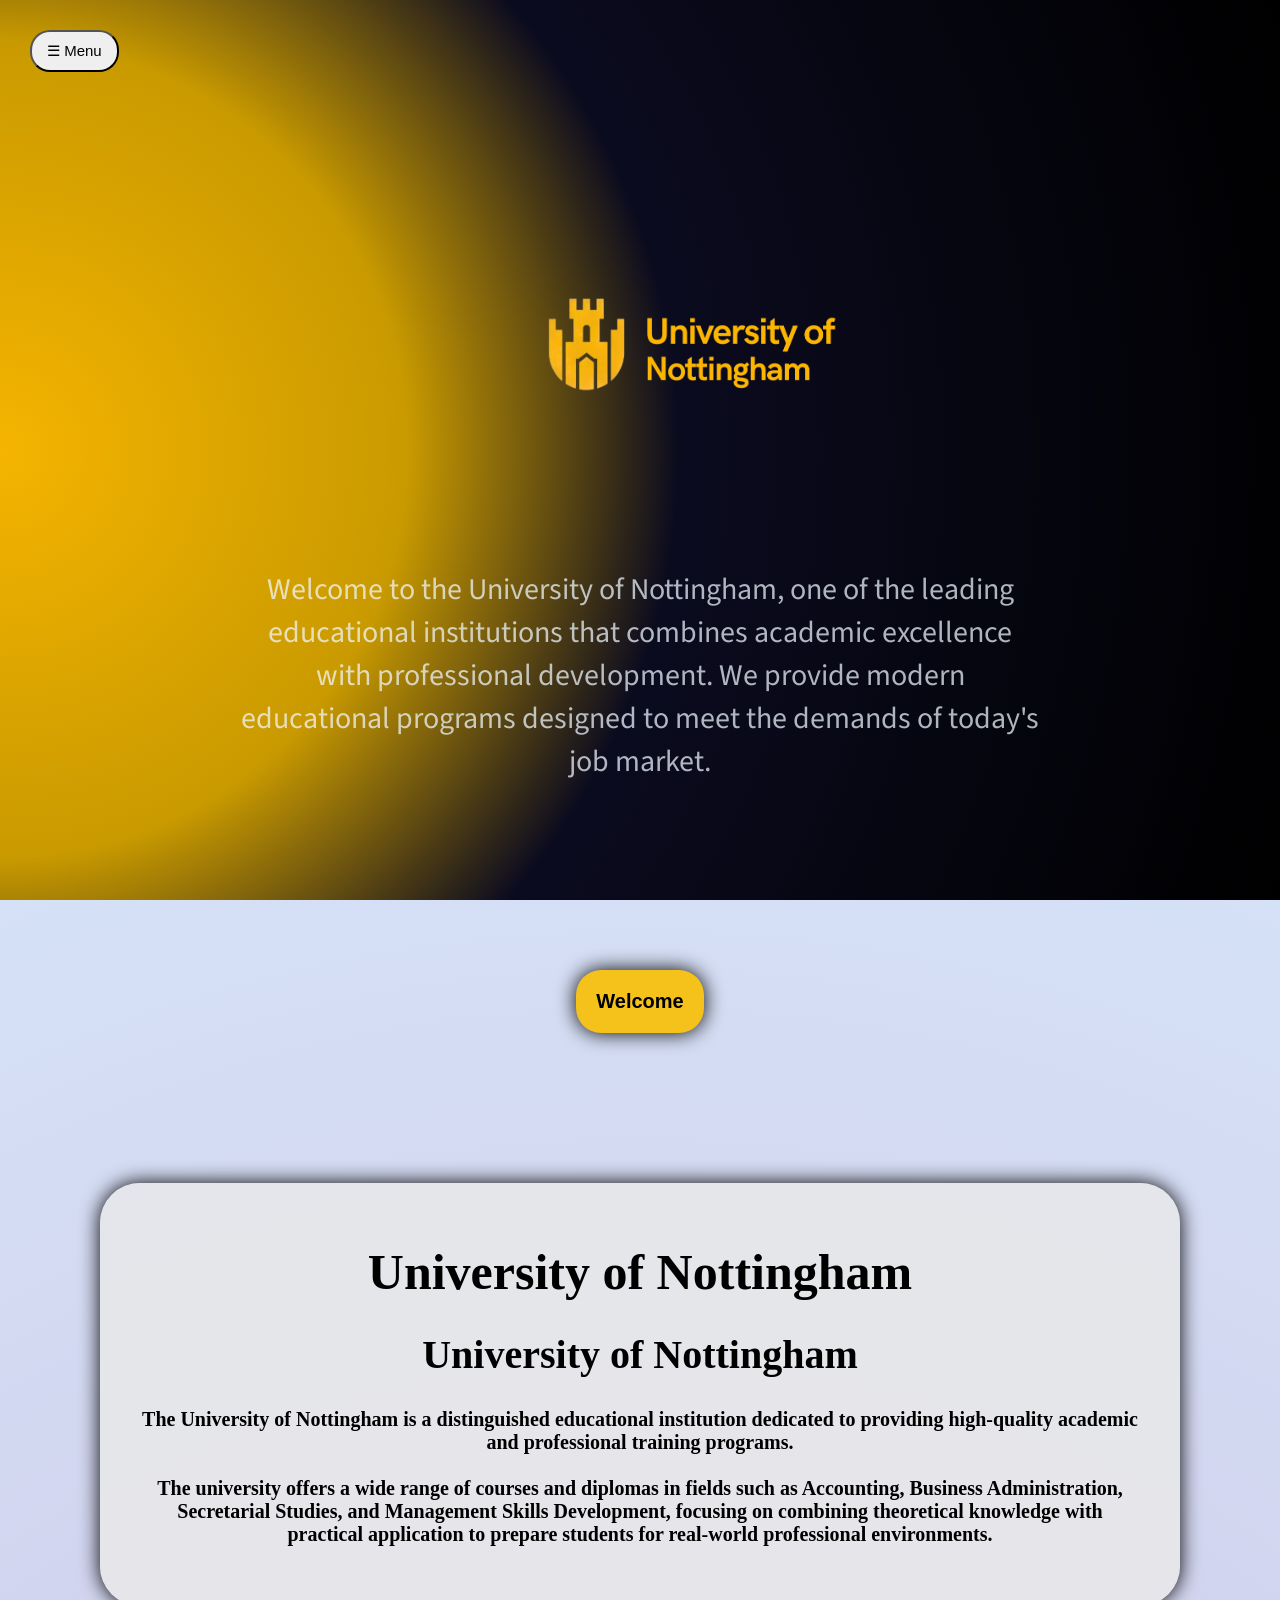
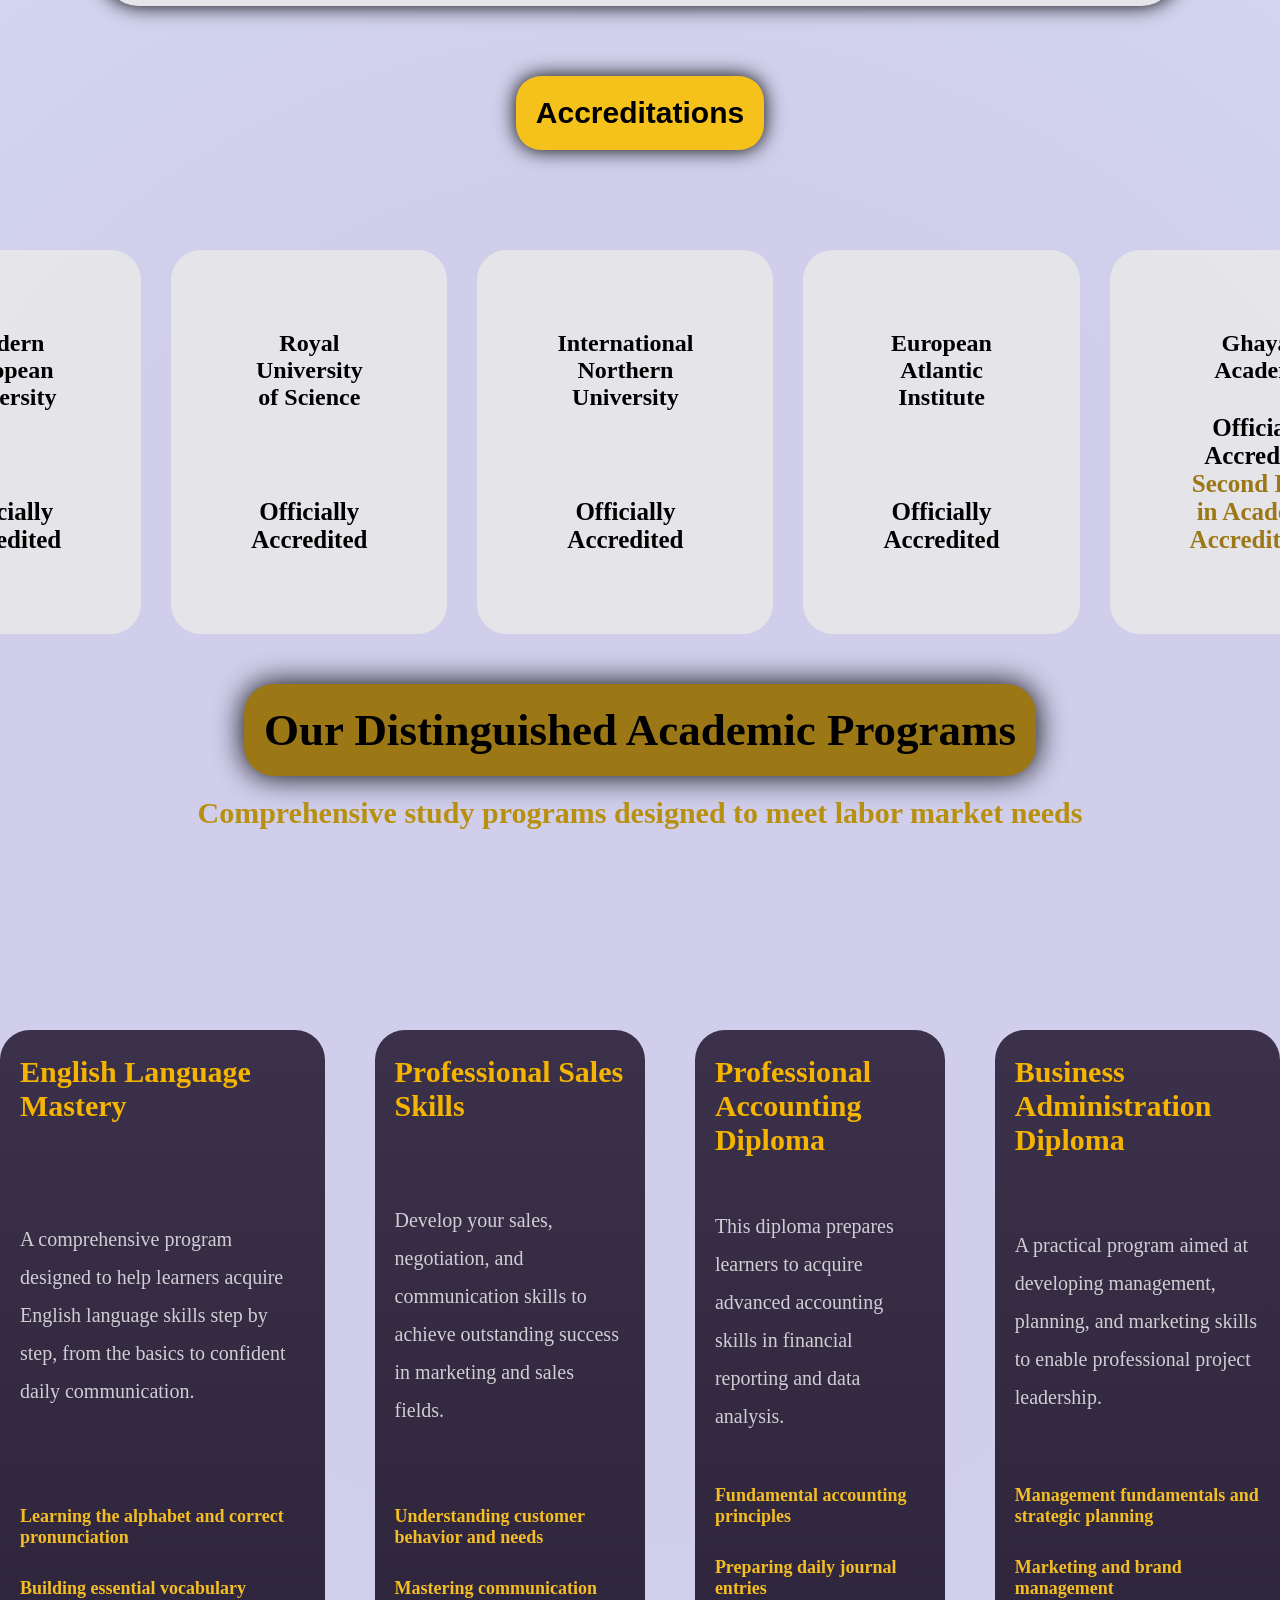
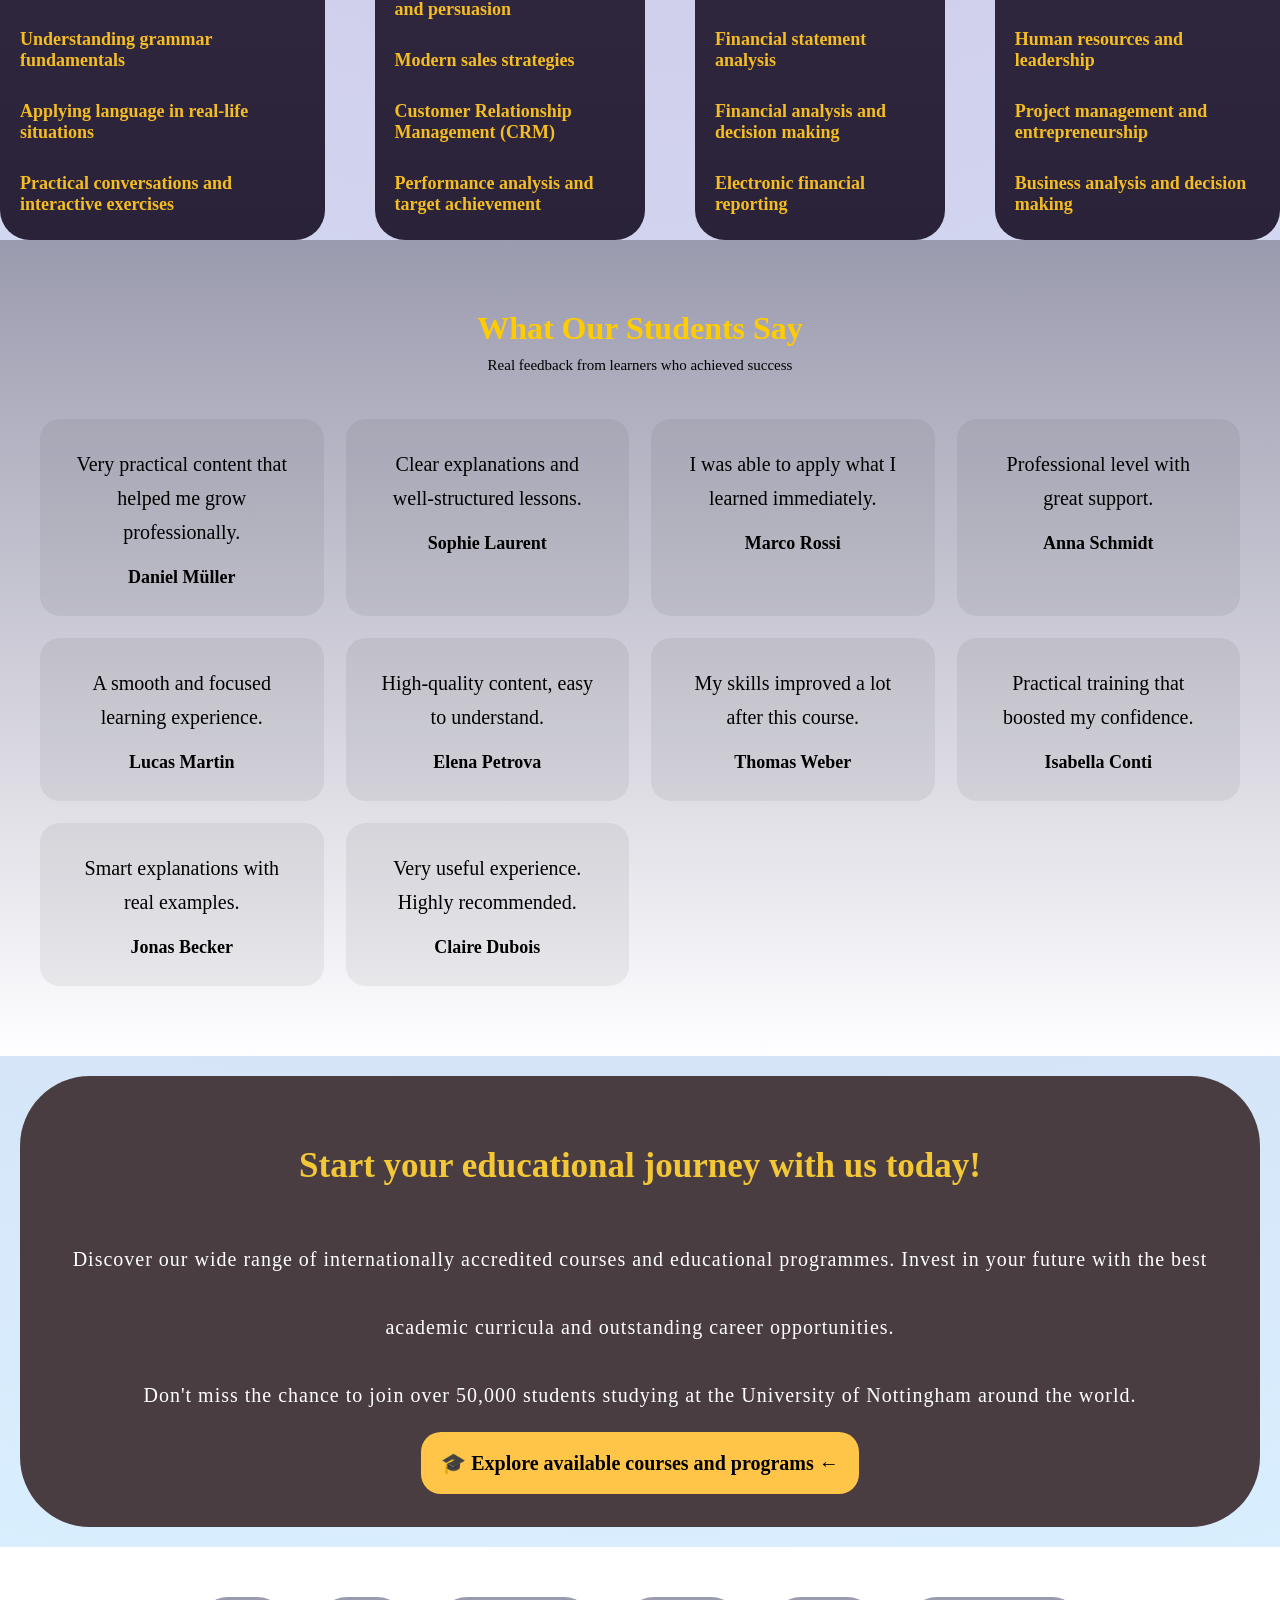
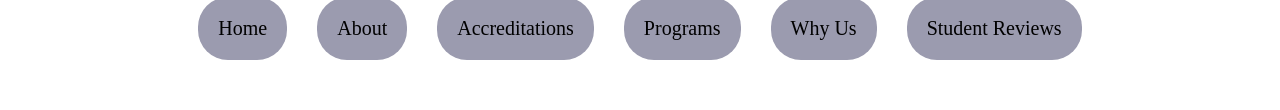
<file: NOTNGHAION/index.html>
<!DOCTYPE html>
<html lang="ar">
<head>
    <meta charset="UTF-8">
    <meta name="viewport" content="width=device-width, initial-scale=1.0, maximum-scale=1.0, user-scalable=no, viewport-fit=cover">
    <meta name="apple-mobile-web-app-capable" content="yes">
    <meta name="apple-mobile-web-app-status-bar-style" content="black-translucent">
    
    <!-- SEO Meta Tags -->
    <title>University of Nottingham - Educational Programs & Accredited Courses</title>
    <meta name="description" content="University of Nottingham offers accredited educational programs including English Language, Sales, Accounting, and Business Administration. Join thousands of students worldwide.">
    <meta name="keywords" content="University of Nottingham, educational programs, accredited courses, English language, business administration, accounting diploma, professional training">
    <meta name="author" content="University of Nottingham">
    <meta name="robots" content="index, follow, max-snippet:-1, max-image-preview:large, max-video-preview:-1">
    <meta name="language" content="Arabic">
    <meta name="revisit-after" content="7">
    
    <!-- Open Graph Tags -->
    <meta property="og:title" content="University of Nottingham - Educational Excellence">
    <meta property="og:description" content="Discover our accredited educational programs designed to meet modern job market demands.">
    <meta property="og:image" content="imge/نوتنغهام  (3).png">
    <meta property="og:url" content="https://your-website.com">
    <meta property="og:type" content="website">
    <meta property="og:site_name" content="University of Nottingham">
    <meta property="og:locale" content="ar_SA">
    
    <!-- Twitter Card Tags -->
    <meta name="twitter:card" content="summary_large_image">
    <meta name="twitter:title" content="University of Nottingham - Educational Programs">
    <meta name="twitter:description" content="Accredited educational programs with professional excellence">
    <meta name="twitter:image" content="imge/نوتنغهام  (3).png">
    
    <!-- Canonical URL -->
    <meta rel="canonical" href="https://your-website.com">
    
    <!-- Favicon -->
    <link rel="icon" type="image/png" href="imge/نوتنغهام  (3).png">
    <link rel="apple-touch-icon" href="imge/نوتنغهام  (3).png">

    <link rel="stylesheet" href="css/styel.css">
    <link href="https://fonts.googleapis.com/css2?family=Source+Sans+Pro:wght@400;600&display=swap" rel="stylesheet">
    
    <!-- Web App Manifest -->
    <link rel="manifest" href="manifest.json">
    
    <!-- Preconnect to Google Fonts -->
    <link rel="preconnect" href="https://fonts.googleapis.com">
    <link rel="preconnect" href="https://fonts.gstatic.com" crossorigin>
    
    <!-- Schema.org Structured Data -->
    <script type="application/ld+json">
    {
      "@context": "https://schema.org",
      "@type": "EducationalOrganization",
      "name": "University of Nottingham",
      "url": "https://your-website.com",
      "logo": "imge/نوتنغهام  (3).png",
      "description": "Leading educational institution providing accredited programs in English, Business, Accounting, and Sales",
      "address": {
        "@type": "PostalAddress",
        "addressCountry": "SA"
      },
      "areaServed": "Worldwide",
      "educationalLevel": "Professional Training",
      "numberOfStudents": 50000
    }
    </script>
    
    <!-- Organization Schema -->
    <script type="application/ld+json">
    {
      "@context": "https://schema.org",
      "@type": "Organization",
      "name": "University of Nottingham",
      "url": "https://your-website.com",
      "logo": "imge/نوتنغهام  (3).png",
      "image": "imge/نوتنغهام  (3).png",
      "sameAs": [
        "https://www.facebook.com/nottingham",
        "https://www.twitter.com/nottingham",
        "https://www.linkedin.com/company/nottingham"
      ]
    }
    </script>
    
    <!-- Courses Schema -->
    <script type="application/ld+json">
    {
      "@context": "https://schema.org",
      "@type": "ItemList",
      "itemListElement": [
        {
          "@type": "Course",
          "name": "English Language Mastery",
          "description": "A comprehensive program designed to help learners acquire English language skills step by step, from the basics to confident daily communication.",
          "provider": {
            "@type": "Organization",
            "name": "University of Nottingham"
          },
          "image": "imge/نوتنغهام  (3).png",
          "courseCode": "ENG-001"
        },
        {
          "@type": "Course",
          "name": "Professional Sales Skills",
          "description": "Develop your sales, negotiation, and communication skills to achieve outstanding success in marketing and sales fields.",
          "provider": {
            "@type": "Organization",
            "name": "University of Nottingham"
          },
          "image": "imge/نوتنغهام  (3).png",
          "courseCode": "SALES-001"
        },
        {
          "@type": "Course",
          "name": "Professional Accounting Diploma",
          "description": "This diploma prepares learners to acquire advanced accounting skills in financial reporting and data analysis.",
          "provider": {
            "@type": "Organization",
            "name": "University of Nottingham"
          },
          "image": "imge/نوتنغهام  (3).png",
          "courseCode": "ACC-001"
        },
        {
          "@type": "Course",
          "name": "Business Administration Diploma",
          "description": "A practical program aimed at developing management, planning, and marketing skills to enable professional project leadership.",
          "provider": {
            "@type": "Organization",
            "name": "University of Nottingham"
          },
          "image": "imge/نوتنغهام  (3).png",
          "courseCode": "ADMIN-001"
        }
      ]
    }
    </script>
    
    <!-- Reviews/Testimonials Schema -->
    <script type="application/ld+json">
    {
      "@context": "https://schema.org",
      "@type": "AggregateRating",
      "ratingValue": "4.8",
      "ratingCount": "10",
      "bestRating": "5",
      "worstRating": "1"
    }
    </script>
</head>
<body>

<div class="container">

    <!-- Navbar -->
    <nav class="navbar">
        <button class="menu-btn" id="menuBtn">☰ Menu</button>
        <ul class="menu" id="menu">
            <li><a href="#home">Home</a></li>
            <li><a href="#about">About</a></li>
            <li><a href="#accreditation">Accreditations</a></li>
            <li><a href="#programs">Programs</a></li>
            <li><a href="#why">Why Us</a></li>
            <li><a href="#reviews">Student Reviews</a></li>
        </ul>
    </nav>

    <!-- Header -->
    <div class="header" id="home">
        <div class="logo">
            <img src="imge/نوتنغهام  (3).png" alt="University of Nottingham">
        </div>
        <p>
            Welcome to the University of Nottingham, one of the leading educational institutions
            that combines academic excellence with professional development.
            We provide modern educational programs designed to meet the demands of today's job market.
        </p>
    </div>

    <div class="button">
        <button class="btn-welcome" id="btn-welcome">Welcome</button>
    </div>

    <!-- About University -->
    <section class="learing" id="about">
        <div class="learn_unvirsty">
            <div class="container-o">
                <h1>University of Nottingham</h1>
                <h2>University of Nottingham</h2>
                <p>
                    The University of Nottingham is a distinguished educational institution dedicated
                    to providing high-quality academic and professional training programs.
                    <br><br>
                    The university offers a wide range of courses and diplomas in fields such as
                    Accounting, Business Administration, Secretarial Studies, and Management Skills
                    Development, focusing on combining theoretical knowledge with practical application
                    to prepare students for real-world professional environments.
                </p>
            </div>
        </div>
    </section>

    <!-- Accreditation -->
    <div class="button">
        <button class="btn-accreditations" id="btn-accreditations" style="font-size: 30px;">Accreditations</button>
    </div>

    <section class="Certified" id="accreditation">
        <div class="university_go">

            <div class="orouba">
                <h1>Modern European University</h1>
                <p>Officially Accredited</p>
            </div>

            <div class="orouba">
                <h1>Royal University of Science</h1>
                <p>Officially Accredited</p>
            </div>

            <div class="orouba">
                <h1>International Northern University</h1>
                <p>Officially Accredited</p>
            </div>

            <div class="orouba">
                <h1>European Atlantic Institute</h1>
                <p>Officially Accredited</p>
            </div>

            <div class="orouba">
                <h1>Ghayah Academy</h1>
               
                <p>
                    Officially Accredited
                    <span>Second Rank in Academic Accreditation</span>
                </p>
            </div>

        </div>
    </section>

    <!-- Courses Header -->
    <div class="header_cours" id="programs">
        <h1>Our Distinguished Academic Programs</h1>
        <p>Comprehensive study programs designed to meet labor market needs</p>
    </div>

    <!-- Courses -->
    <div class="courses_container">

        <div class="courses" id="course-english">
            <h1>English Language Mastery</h1>
            <p>
                A comprehensive program designed to help learners acquire English language skills
                step by step, from the basics to confident daily communication.
            </p>
            <ul>
                <li>Learning the alphabet and correct pronunciation</li>
                <li>Building essential vocabulary</li>
                <li>Understanding grammar fundamentals</li>
                <li>Applying language in real-life situations</li>
                <li>Practical conversations and interactive exercises</li>
            </ul>
        </div>

        <div class="courses" id="course-sales">
            <h1>Professional Sales Skills</h1>
            <p>
                Develop your sales, negotiation, and communication skills to achieve
                outstanding success in marketing and sales fields.
            </p>
            <ul>
                <li>Understanding customer behavior and needs</li>
                <li>Mastering communication and persuasion</li>
                <li>Modern sales strategies</li>
                <li>Customer Relationship Management (CRM)</li>
                <li>Performance analysis and target achievement</li>
            </ul>
        </div>

        <div class="courses" id="course-accounting">
            <h1>Professional Accounting Diploma</h1>
            <p>
                This diploma prepares learners to acquire advanced accounting skills
                in financial reporting and data analysis.
            </p>
            <ul>
                <li>Fundamental accounting principles</li>
                <li>Preparing daily journal entries</li>
                <li>Financial statement analysis</li>
                <li>Financial analysis and decision making</li>
                <li>Electronic financial reporting</li>
            </ul>
        </div>

        <div class="courses" id="course-business">
            <h1>Business Administration Diploma</h1>
            <p>
                A practical program aimed at developing management, planning,
                and marketing skills to enable professional project leadership.
            </p>
            <ul>
                <li>Management fundamentals and strategic planning</li>
                <li>Marketing and brand management</li>
                <li>Human resources and leadership</li>
                <li>Project management and entrepreneurship</li>
                <li>Business analysis and decision making</li>
            </ul>
        </div>

    </div>
    <section class="testimonials" id="reviews">
  <h2>What Our Students Say</h2>
  <p class="subtitle">Real feedback from learners who achieved success</p>

  <div class="cards">
    <div class="card">
      <p>Very practical content that helped me grow professionally.</p>
      <span>Daniel Müller</span>
    </div>

    <div class="card">
      <p>Clear explanations and well-structured lessons.</p>
      <span>Sophie Laurent</span>
    </div>

    <div class="card">
      <p>I was able to apply what I learned immediately.</p>
      <span>Marco Rossi</span>
    </div>

    <div class="card">
      <p>Professional level with great support.</p>
      <span>Anna Schmidt</span>
    </div>

    <div class="card">
      <p>A smooth and focused learning experience.</p>
      <span>Lucas Martin</span>
    </div>

    <div class="card">
      <p>High-quality content, easy to understand.</p>
      <span>Elena Petrova</span>
    </div>

    <div class="card">
      <p>My skills improved a lot after this course.</p>
      <span>Thomas Weber</span>
    </div>

    <div class="card">
      <p>Practical training that boosted my confidence.</p>
      <span>Isabella Conti</span>
    </div>

    <div class="card">
      <p>Smart explanations with real examples.</p>
      <span>Jonas Becker</span>
    </div>

    <div class="card">
      <p>Very useful experience. Highly recommended.</p>
      <span>Claire Dubois</span>
    </div>
  </div>
  
  <script type="application/ld+json">
  {
    "@context": "https://schema.org",
    "@type": "Review",
    "reviewRating": {
      "@type": "Rating",
      "ratingValue": "5",
      "bestRating": "5",
      "worstRating": "1"
    },
    "name": "Student Reviews",
    "author": {
      "@type": "Person",
      "name": "Daniel Müller, Sophie Laurent, Marco Rossi, Anna Schmidt, Lucas Martin, Elena Petrova, Thomas Weber, Isabella Conti, Jonas Becker, Claire Dubois"
    },
    "reviewBody": "Excellent educational experience with practical content and professional support."
  }
  </script>
</section>

<div class="gaya" id="why">
    <div class="gaya_acadmey">
        <h1>Start your educational journey with us today!</h1>
<p>Discover our wide range of internationally accredited courses and educational programmes.
Invest in your future with the best academic curricula and outstanding career opportunities.</p>
        <p>Don't miss the chance to join over 50,000 students studying at the University of Nottingham around the world.</p>
        <a href="https://ghayahacademy.netlify.app/" class="btn-explore" id="btn-explore" target="_blank">🎓 Explore available courses and programs ←</a>
    </div>
</div>

<div class="end">
     <ul>
            <li><a href="#home">Home</a></li>
            <li><a href="#about">About</a></li>
            <li><a href="#accreditation">Accreditations</a></li>
            <li><a href="#programs">Programs</a></li>
            <li><a href="#why">Why Us</a></li>
            <li><a href="#reviews">Student Reviews</a></li>
        </ul>
</div>
</div>

<script src="scripr.js"></script>
</body>
</html>
</file>
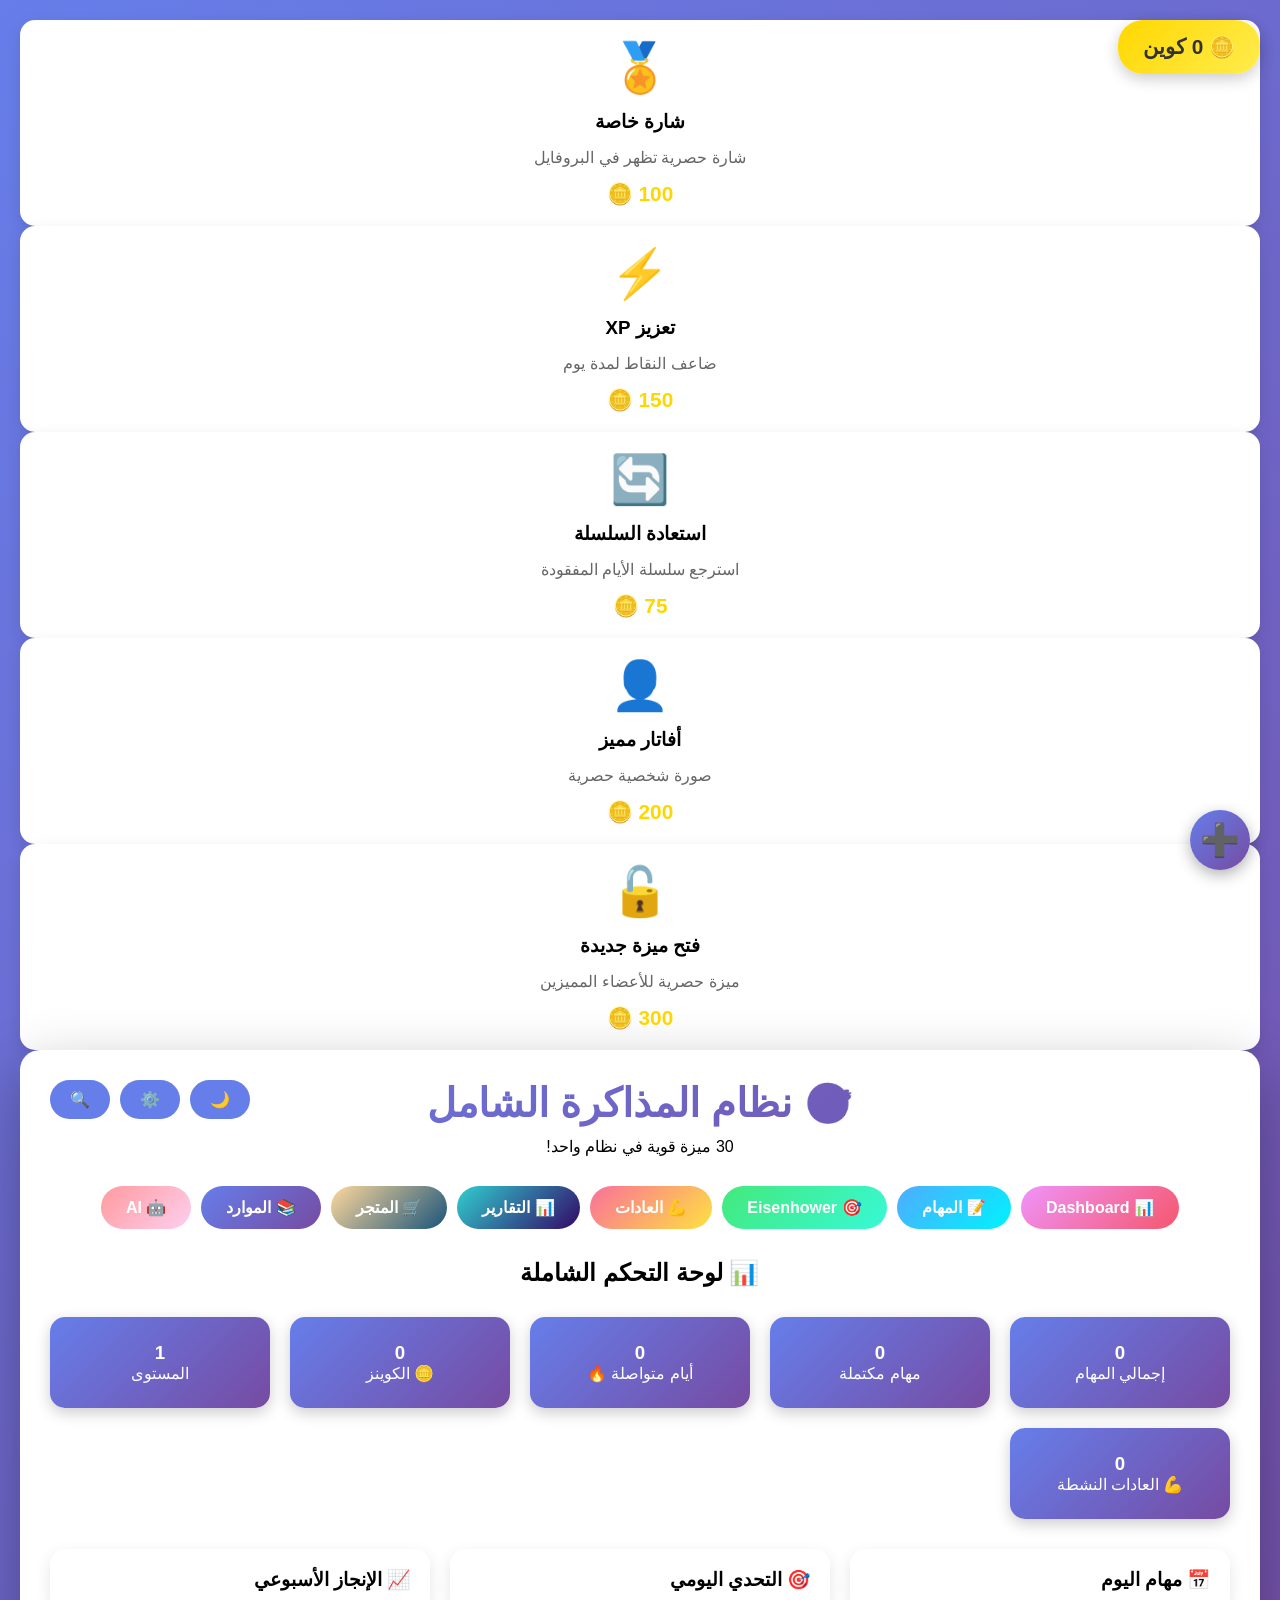
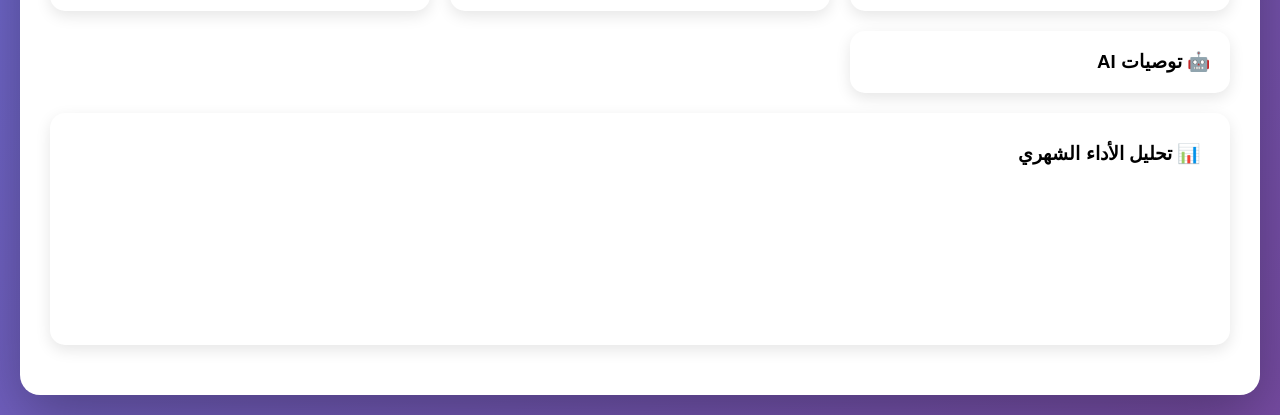
<file: complete_study_system (1).html>
<div class="shop-item" onclick="buyItem('badge', 100)">
                    <div style="font-size: 3em; margin-bottom: 15px;">🏅</div>
                    <h3>شارة خاصة</h3>
                    <p style="margin: 15px 0; color: #666;">شارة حصرية تظهر في البروفايل</p>
                    <div style="font-size: 1.3em; font-weight: bold; color: #ffd700;">100 🪙</div>
                </div>

                <div class="shop-item" onclick="buyItem('boost', 150)">
                    <div style="font-size: 3em; margin-bottom: 15px;">⚡</div>
                    <h3>تعزيز XP</h3>
                    <p style="margin: 15px 0; color: #666;">ضاعف النقاط لمدة يوم</p>
                    <div style="font-size: 1.3em; font-weight: bold; color: #ffd700;">150 🪙</div>
                </div>

                <div class="shop-item" onclick="buyItem('restore', 75)">
                    <div style="font-size: 3em; margin-bottom: 15px;">🔄</div>
                    <h3>استعادة السلسلة</h3>
                    <p style="margin: 15px 0; color: #666;">استرجع سلسلة الأيام المفقودة</p>
                    <div style="font-size: 1.3em; font-weight: bold; color: #ffd700;">75 🪙</div>
                </div>

                <div class="shop-item" onclick="buyItem('avatar', 200)">
                    <div style="font-size: 3em; margin-bottom: 15px;">👤</div>
                    <h3>أفاتار مميز</h3>
                    <p style="margin: 15px 0; color: #666;">صورة شخصية حصرية</p>
                    <div style="font-size: 1.3em; font-weight: bold; color: #ffd700;">200 🪙</div>
                </div>

                <div class="shop-item" onclick="buyItem('unlock', 300)">
                    <div style="font-size: 3em; margin-bottom: 15px;">🔓</div>
                    <h3>فتح ميزة جديدة</h3>
                    <p style="margin: 15px 0; color: #666;">ميزة حصرية للأعضاء المميزين</p>
                    <div style="font-size: 1.3em; font-weight: bold; color: #ffd700;">300 🪙</div>
                </div>
            </div>
        </div>

        <!-- Resources -->
        <div id="resources" class="page">
            <h2 style="text-align: center; margin-bottom: 30px;">📚 مكتبة الموارد</h2>
            
            <div class="task-input-section">
                <h3>➕ إضافة مورد جديد</h3>
                <div class="task-input-group">
                    <input type="text" id="resourceTitle" placeholder="عنوان المورد">
                    <input type="url" id="resourceLink" placeholder="الرابط">
                    <select id="resourceType">
                        <option value="link">🔗 رابط</option>
                        <option value="pdf">📄 PDF</option>
                        <option value="video">🎥 فيديو</option>
                        <option value="article">📰 مقالة</option>
                        <option value="book">📚 كتاب</option>
                    </select>
                    <button onclick="addResource()" style="background: linear-gradient(135deg, #667eea 0%, #764ba2 100%); color: white; border: none; padding: 12px 30px; border-radius: 10px; cursor: pointer; font-weight: bold;">إضافة</button>
                </div>
            </div>

            <div id="resourcesList"></div>
        </div>

        <!-- AI Suggestions -->
        <div id="ai" class="page">
            <h2 style="text-align: center; margin-bottom: 30px;">🤖 المساعد الذكي AI</h2>
            
            <div class="chart-container">
                <h3>📊 تحليل نمط العمل الخاص بك</h3>
                <div id="aiAnalysis" style="padding: 20px; line-height: 1.8;">
                    <p>جاري تحليل بياناتك...</p>
                </div>
            </div>

            <div class="chart-container">
                <h3>💡 توصيات ذكية</h3>
                <div id="aiRecommendations"></div>
            </div>

            <div class="chart-container">
                <h3>⚠️ تحذيرات</h3>
                <div id="aiWarnings"></div>
            </div>

            <div class="chart-container">
                <h3>🎯 أفضل وقت للمذاكرة</h3>
                <div id="bestStudyTime"></div>
            </div>

            <button onclick="generateAIInsights()" style="width: 100%; padding: 15px; background: linear-gradient(135deg, #f093fb 0%, #f5576c 100%); color: white; border: none; border-radius: 15px; font-size: 1.1em; font-weight: bold; cursor: pointer; margin-top: 20px;">🔄 تحديث التحليل</button>
        </div>

        <!-- Settings -->
        <div id="settings" class="page">
            <h2 style="text-align: center; margin-bottom: 30px;">⚙️ الإعدادات</h2>
            
            <div class="chart-container">
                <h3>🎨 المظهر</h3>
                <div style="display: grid; grid-template-columns: repeat(auto-fit, minmax(150px, 1fr)); gap: 15px; margin-top: 20px;">
                    <button onclick="changeTheme('default')" style="padding: 15px; border-radius: 10px; border: 2px solid #667eea; background: linear-gradient(135deg, #667eea 0%, #764ba2 100%); color: white; cursor: pointer; font-weight: bold;">الافتراضي</button>
                    <button onclick="changeTheme('blue')" style="padding: 15px; border-radius: 10px; border: 2px solid #4facfe; background: linear-gradient(135deg, #4facfe 0%, #00f2fe 100%); color: white; cursor: pointer; font-weight: bold;">أزرق</button>
                    <button onclick="changeTheme('green')" style="padding: 15px; border-radius: 10px; border: 2px solid #43e97b; background: linear-gradient(135deg, #43e97b 0%, #38f9d7 100%); color: white; cursor: pointer; font-weight: bold;">أخضر</button>
                    <button onclick="changeTheme('purple')" style="padding: 15px; border-radius: 10px; border: 2px solid #fa709a; background: linear-gradient(135deg, #fa709a 0%, #fee140 100%); color: white; cursor: pointer; font-weight: bold;">وردي</button>
                    <button onclick="changeTheme('orange')" style="padding: 15px; border-radius: 10px; border: 2px solid #ffa726; background: linear-gradient(135deg, #ffa726 0%, #fb8c00 100%); color: white; cursor: pointer; font-weight: bold;">برتقالي</button>
                </div>
            </div>

            <div class="chart-container" style="margin-top: 20px;">
                <h3>📤 البيانات</h3>
                <div style="display: grid; gap: 15px; margin-top: 20px;">
                    <button onclick="exportAllData()" style="padding: 15px; background: #4facfe; color: white; border: none; border-radius: 10px; cursor: pointer; font-weight: bold;">💾 تصدير كل البيانات</button>
                    <button onclick="document.getElementById('importData').click()" style="padding: 15px; background: #43e97b; color: white; border: none; border-radius: 10px; cursor: pointer; font-weight: bold;">📥 استيراد البيانات</button>
                    <button onclick="resetAllData()" style="padding: 15px; background: #ff6b6b; color: white; border: none; border-radius: 10px; cursor: pointer; font-weight: bold;">🗑️ حذف كل البيانات</button>
                </div>
                <input type="file" id="importData" accept=".json" style="display: none;" onchange="importAllData(event)">
            </div>
        </div>
    </div>

    <!-- Floating Action Button -->
    <button class="floating-btn" onclick="quickAddTask()">➕</button>

    <!-- Modals -->
    <div id="modal" class="modal">
        <div class="modal-content">
            <div style="display: flex; justify-content: space-between; align-items: center; margin-bottom: 20px;">
                <h2 id="modalTitle">عنوان</h2>
                <button class="close-btn" onclick="closeModal()">✖ إغلاق</button>
            </div>
            <div id="modalBody"></div>
        </div>
    </div>

    <script>
        // Global Variables
        let currentPage = 'dashboard';
        let tasks = JSON.parse(localStorage.getItem('tasks_v2')) || [];
        let completedTasks = JSON.parse(localStorage.getItem('completedTasks_v2')) || [];
        let habits = JSON.parse(localStorage.getItem('habits')) || [];
        let resources = JSON.parse(localStorage.getItem('resources')) || [];
        let userCoins = parseInt(localStorage.getItem('userCoins')) || 0;
        let userLevel = parseInt(localStorage.getItem('userLevel')) || 1;
        let userXP = parseInt(localStorage.getItem('userXP')) || 0;
        let darkMode = localStorage.getItem('darkMode') === 'true';
        let currentTheme = localStorage.getItem('currentTheme') || 'default';
        let purchasedItems = JSON.parse(localStorage.getItem('purchasedItems')) || [];

        // Initialize
        if (darkMode) {
            document.body.classList.add('dark-mode');
        }
        
        if (currentTheme !== 'default') {
            document.body.classList.add(currentTheme + '-theme');
        }

        function saveData() {
            localStorage.setItem('tasks_v2', JSON.stringify(tasks));
            localStorage.setItem('completedTasks_v2', JSON.stringify(completedTasks));
            localStorage.setItem('habits', JSON.stringify(habits));
            localStorage.setItem('resources', JSON.stringify(resources));
            localStorage.setItem('userCoins', userCoins);
            localStorage.setItem('userLevel', userLevel);
            localStorage.setItem('userXP', userXP);
            localStorage.setItem('purchasedItems', JSON.stringify(purchasedItems));
        }

        function showPage(page) {
            document.querySelectorAll('.page').forEach(p => p.classList.remove('active'));
            document.getElementById(page).classList.add('active');
            currentPage = page;
            
            if (page === 'dashboard') updateDashboard();
            if (page === 'tasks') renderTasks();
            if (page === 'eisenhower') renderEisenhower();
            if (page === 'habits') renderHabits();
            if (page === 'reports') generateReports();
            if (page === 'shop') renderShop();
            if (page === 'resources') renderResources();
            if (page === 'ai') generateAIInsights();
        }

        function toggleDarkMode() {
            darkMode = !darkMode;
            document.body.classList.toggle('dark-mode');
            localStorage.setItem('darkMode', darkMode);
        }

        function changeTheme(theme) {
            document.body.className = document.body.className.replace(/\s*(blue|green|purple|orange)-theme/g, '');
            if (theme !== 'default') {
                document.body.classList.add(theme + '-theme');
            }
            if (darkMode) {
                document.body.classList.add('dark-mode');
            }
            currentTheme = theme;
            localStorage.setItem('currentTheme', theme);
            showNotification('✅ تم تغيير الثيم!', 'success');
        }

        function showNotification(message, type = 'success') {
            const notification = document.createElement('div');
            notification.className = 'notification';
            notification.textContent = message;
            
            if (type === 'warning') {
                notification.style.background = 'linear-gradient(135deg, #ffa726 0%, #fb8c00 100%)';
            } else if (type === 'error') {
                notification.style.background = 'linear-gradient(135deg, #ff6b6b 0%, #ee5a6f 100%)';
            }
            
            document.body.appendChild(notification);
            
            setTimeout(() => {
                notification.remove();
            }, 3000);
        }

        function addCoins(amount) {
            userCoins += amount;
            document.getElementById('userCoins').textContent = userCoins;
            document.getElementById('shopCoins').textContent = userCoins;
            document.getElementById('dashCoins').textContent = userCoins;
            saveData();
        }

        function addXP(amount) {
            userXP += amount;
            const xpNeeded = userLevel * 100;
            
            if (userXP >= xpNeeded) {
                userLevel++;
                userXP -= xpNeeded;
                showNotification(`🎊 مبروك! وصلت للمستوى ${userLevel}!`, 'success');
                addCoins(userLevel * 10);
            }
            
            saveData();
            updateDashboard();
        }

        // Tasks Functions
        function addSmartTask() {
            const title = document.getElementById('taskTitle').value;
            const priority = document.getElementById('taskPriority').value;
            const date = document.getElementById('taskDate').value;
            const time = document.getElementById('taskTime').value;
            const category = document.getElementById('taskCategory').value;
            const recurring = document.getElementById('taskRecurring').checked;
            const reminder = document.getElementById('taskReminder').checked;
            
            if (!title) {
                showNotification('⚠️ يرجى إدخال عنوان المهمة', 'warning');
                return;
            }
            
            const task = {
                id: Date.now(),
                title,
                priority,
                date: date || new Date().toISOString().split('T')[0],
                time: time || '09:00',
                category,
                recurring,
                reminder,
                createdAt: new Date().toISOString(),
                completed: false,
                urgent: priority === 'urgent',
                important: priority === 'important' || priority === 'urgent'
            };
            
            tasks.push(task);
            saveData();
            
            document.getElementById('taskTitle').value = '';
            document.getElementById('taskDate').value = '';
            document.getElementById('taskTime').value = '';
            
            renderTasks();
            renderEisenhower();
            showNotification('✅ تم إضافة المهمة بنجاح!', 'success');
        }

        function completeTask(id) {
            const taskIndex = tasks.findIndex(t => t.id === id);
            if (taskIndex !== -1) {
                const task = tasks[taskIndex];
                task.completed = true;
                task.completedAt = new Date().toISOString();
                
                completedTasks.push(task);
                tasks.splice(taskIndex, 1);
                
                addCoins(10);
                addXP(15);
                
                saveData();
                renderTasks();
                renderEisenhower();
                updateDashboard();
                showNotification('🎉 رائع! تم إنجاز المهمة +10 🪙', 'success');
            }
        }

        function deleteTask(id) {
            tasks = tasks.filter(t => t.id !== id);
            saveData();
            renderTasks();
            renderEisenhower();
        }

        function renderTasks() {
            const list = document.getElementById('tasksList');
            if (!list) return;
            
            if (tasks.length === 0) {
                list.innerHTML = '<div style="text-align: center; padding: 60px; color: #999; font-size: 1.2em;">لا توجد مهام! اضغط ➕ لإضافة مهمة جديدة</div>';
                return;
            }
            
            const sortedTasks = tasks.sort((a, b) => {
                const priorityOrder = { urgent: 4, important: 3, normal: 2, low: 1 };
                return priorityOrder[b.priority] - priorityOrder[a.priority];
            });
            
            list.innerHTML = sortedTasks.map(task => {
                const priorityColors = {
                    urgent: '#ff6b6b',
                    important: '#ffa726',
                    normal: '#4facfe',
                    low: '#999'
                };
                
                const categoryIcons = {
                    study: '📚',
                    work: '💼',
                    personal: '👤',
                    health: '🏥'
                };
                
                return `
                    <div class="task-item" style="border-right: 4px solid ${priorityColors[task.priority]};">
                        <div style="flex: 1;">
                            <div style="font-size: 1.2em; font-weight: bold; margin-bottom: 5px;">
                                ${categoryIcons[task.category]} ${task.title}
                            </div>
                            <div style="font-size: 0.9em; color: #666; margin-top: 5px;">
                                📅 ${task.date} ⏰ ${task.time}
                                ${task.recurring ? '🔄' : ''}
                                ${task.reminder ? '🔔' : ''}
                            </div>
                        </div>
                        <div style="display: flex; gap: 10px;">
                            <button class="task-btn done" onclick="completeTask(${task.id})">✓ تم</button>
                            <button class="task-btn delete" onclick="deleteTask(${task.id})">🗑️</button>
                        </div>
                    </div>
                `;
            }).join('');
        }

        // Eisenhower Matrix
        function renderEisenhower() {
            const urgentImportant = tasks.filter(t => t.urgent && t.important);
            const notUrgentImportant = tasks.filter(t => !t.urgent && t.important);
            const urgentNotImportant = tasks.filter(t => t.urgent && !t.important);
            const notUrgentNotImportant = tasks.filter(t => !t.urgent && !t.important);
            
            const renderQuadrant = (tasks, elementId) => {
                const element = document.getElementById(elementId);
                if (!element) return;
                
                if (tasks.length === 0) {
                    element.innerHTML = '<p style="text-align: center; color: #999; padding: 20px;">لا توجد مهام</p>';
                    return;
                }
                
                element.innerHTML = tasks.map(task => `
                    <div class="task-item" style="margin-bottom: 10px;">
                        <div style="flex: 1;">
                            <div style="font-weight: bold;">${task.title}</div>
                            <div style="font-size: 0.9em; color: #666; margin-top: 5px;">${task.date}</div>
                        </div>
                        <button class="task-btn done" onclick="completeTask(${task.id})" style="padding: 5px 10px; font-size: 0.9em;">✓</button>
                    </div>
                `).join('');
            };
            
            renderQuadrant(urgentImportant, 'urgentImportant');
            renderQuadrant(notUrgentImportant, 'notUrgentImportant');
            renderQuadrant(urgentNotImportant, 'urgentNotImportant');
            renderQuadrant(notUrgentNotImportant, 'notUrgentNotImportant');
        }

        // Habits Functions
        function addHabit() {
            const name = document.getElementById('habitName').value;
            const time = document.getElementById('habitTime').value;
            
            if (!name) {
                showNotification('⚠️ يرجى إدخال اسم العادة', 'warning');
                return;
            }
            
            const habit = {
                id: Date.now(),
                name,
                time,
                days: Array(21).fill(false),
                startDate: new Date().toISOString(),
                streak: 0
            };
            
            habits.push(habit);
            saveData();
            
            document.getElementById('habitName').value = '';
            document.getElementById('habitTime').value = '';
            
            renderHabits();
            showNotification('✅ تم إضافة العادة!', 'success');
        }

        function toggleHabitDay(habitId, dayIndex) {
            const habit = habits.find(h => h.id === habitId);
            if (habit) {
                habit.days[dayIndex] = !habit.days[dayIndex];
                
                // Calculate streak
                let streak = 0;
                for (let i = habit.days.length - 1; i >= 0; i--) {
                    if (habit.days[i]) streak++;
                    else break;
                }
                habit.streak = streak;
                
                if (habit.days[dayIndex]) {
                    addCoins(5);
                    addXP(10);
                }
                
                saveData();
                renderHabits();
            }
        }

        function deleteHabit(id) {
            habits = habits.filter(h => h.id !== id);
            saveData();
            renderHabits();
        }

        function renderHabits() {
            const list = document.getElementById('habitsList');
            if (!list) return;
            
            document.getElementById('dashHabits').textContent = habits.length;
            
            if (habits.length === 0) {
                list.innerHTML = '<div style="text-align: center; padding: 60px; color: #999; font-size: 1.2em;">لا توجد عادات! ابدأ بإضافة عادة جديدة</div>';
                return;
            }
            
            list.innerHTML = habits.map(habit => `
                <div class="chart-container">
                    <div style="display: flex; justify-content: space-between; align-items: center; margin-bottom: 20px;">
                        <div>
                            <h3 style="margin-bottom: 5px;">${habit.name}</h3>
                            <p style="color: #666;">⏰ ${habit.time || 'أي وقت'} | 🔥 ${habit.streak} يوم متواصل</p>
                        </div>
                        <button class="task-btn delete" onclick="deleteHabit(${habit.id})">🗑️</button>
                    </div>
                    <div class="habit-tracker">
                        ${habit.days.map((completed, index) => `
                            <div class="habit-day ${completed ? 'completed' : ''}" onclick="toggleHabitDay(${habit.id}, ${index})">
                                ${index + 1}
                            </div>
                        `).join('')}
                    </div>
                    <div class="progress-bar-container" style="margin-top: 15px;">
                        <div class="progress-bar" style="width: ${(habit.days.filter(d => d).length / 21) * 100}%;">
                            ${habit.days.filter(d => d).length}/21
                        </div>
                    </div>
                </div>
            `).join('');
        }

        // Resources Functions
        function addResource() {
            const title = document.getElementById('resourceTitle').value;
            const link = document.getElementById('resourceLink').value;
            const type = document.getElementById('resourceType').value;
            
            if (!title || !link) {
                showNotification('⚠️ يرجى ملء جميع الحقول', 'warning');
                return;
            }
            
            const resource = {
                id: Date.now(),
                title,
                link,
                type,
                addedAt: new Date().toISOString()
            };
            
            resources.push(resource);
            saveData();
            
            document.getElementById('resourceTitle').value = '';
            document.getElementById('resourceLink').value = '';
            
            renderResources();
            showNotification('✅ تم إضافة المورد!', 'success');
        }

        function deleteResource(id) {
            resources = resources.filter(r => r.id !== id);
            saveData();
            renderResources();
        }

        function renderResources() {
            const list = document.getElementById('resourcesList');
            if (!list) return;
            
            if (resources.length === 0) {
                list.innerHTML = '<div style="text-align: center; padding: 60px; color: #999; font-size: 1.2em;">لا توجد موارد محفوظة</div>';
                return;
            }
            
            const typeIcons = {
                link: '🔗',
                pdf: '📄',
                video: '🎥',
                article: '📰',
                book: '📚'
            };
            
            list.innerHTML = resources.map(resource => `
                <div class="resource-card">
                    <div style="display: flex; justify-content: space-between; align-items: center;">
                        <div style="flex: 1;">
                            <div style="font-size: 1.2em; font-weight: bold; margin-bottom: 5px;">
                                ${typeIcons[resource.type]} ${resource.title}
                            </div>
                            <a href="${resource.link}" target="_blank" style="color: #4facfe; text-decoration: none;">
                                ${resource.link}
                            </a>
                            <div style="font-size: 0.9em; color: #666; margin-top: 5px;">
                                ${new Date(resource.addedAt).toLocaleDateString('ar-EG')}
                            </div>
                        </div>
                        <button class="task-btn delete" onclick="deleteResource(${resource.id})">🗑️</button>
                    </div>
                </div>
            `).join('');
        }

        // Shop Functions
        function renderShop() {
            document.getElementById('shopCoins').textContent = userCoins;
        }

        function buyItem(item, cost) {
            if (userCoins < cost) {
                showNotification('❌ ليس لديك كوينز كافية!', 'error');
                return;
            }
            
            userCoins -= cost;
            purchasedItems.push({ item, boughtAt: new Date().toISOString() });
            saveData();
            
            document.getElementById('userCoins').textContent = userCoins;
            document.getElementById('shopCoins').textContent = userCoins;
            
            showNotification(`🎉 تم شراء ${item} بنجاح!`, 'success');
        }

        // Reports Functions
        function generateReports() {
            const completedByDay = {};
            const completedByHour = {};
            
            completedTasks.forEach(task => {
                const date = new Date(task.completedAt);
                const day = date.toLocaleDateString('ar-EG', { weekday: 'long' });
                const hour = date.getHours();
                
                completedByDay[day] = (completedByDay[day] || 0) + 1;
                completedByHour[hour] = (completedByHour[hour] || 0) + 1;
            });
            
            const days = Object.keys(completedByDay);
            const bestDay = days.reduce((a, b) => completedByDay[a] > completedByDay[b] ? a : b, '--');
            const worstDay = days.reduce((a, b) => completedByDay[a] < completedByDay[b] ? a : b, '--');
            
            const avgDaily = completedTasks.length > 0 ? (completedTasks.length / 30).toFixed(1) : 0;
            
            document.getElementById('reportAvgDaily').textContent = avgDaily;
            document.getElementById('reportBestDay').textContent = bestDay;
            document.getElementById('reportWorstDay').textContent = worstDay;
            document.getElementById('reportMonthCompare').textContent = '+15%';
            
            // Peak hours
            const peakHoursEl = document.getElementById('peakHours');
            if (peakHoursEl) {
                const sortedHours = Object.entries(completedByHour)
                    .sort((a, b) => b[1] - a[1])
                    .slice(0, 5);
                
                peakHoursEl.innerHTML = sortedHours.map(([hour, count]) => `
                    <div style="margin: 10px 0; padding: 15px; background: #f8f9fa; border-radius: 10px;">
                        <div style="display: flex; justify-content: space-between; align-items: center;">
                            <span style="font-weight: bold; font-size: 1.1em;">⏰ الساعة ${hour}:00</span>
                            <span style="color: #43e97b; font-weight: bold; font-size: 1.2em;">${count} مهمة</span>
                        </div>
                    </div>
                `).join('') || '<p style="text-align: center; padding: 40px; color: #999;">لا توجد بيانات كافية</p>';
            }
        }

        function generateMonthlyReport() {
            const report = `
📊 التقرير الشهري
================

📈 الإحصائيات:
- إجمالي المهام المكتملة: ${completedTasks.length}
- المهام النشطة: ${tasks.length}
- العادات النشطة: ${habits.length}
- الكوينز المكتسبة: ${userCoins}
- المستوى الحالي: ${userLevel}

🏆 الإنجازات:
- أفضل يوم: ${document.getElementById('reportBestDay').textContent}
- معدل الإنجاز اليومي: ${document.getElementById('reportAvgDaily').textContent}

📚 الموارد المحفوظة: ${resources.length}

التاريخ: ${new Date().toLocaleString('ar-EG')}
            `;
            
            const blob = new Blob([report], { type: 'text/plain;charset=utf-8' });
            const url = URL.createObjectURL(blob);
            const a = document.createElement('a');
            a.href = url;
            a.download = `monthly-report-${new Date().toISOString().split('T')[0]}.txt`;
            a.click();
            URL.revokeObjectURL(url);
            
            showNotification('✅ تم إنشاء التقرير!', 'success');
        }

        // AI Functions
        function generateAIInsights() {
            const analysis = document.getElementById('aiAnalysis');
            const recommendations = document.getElementById('aiRecommendations');
            const warnings = document.getElementById('aiWarnings');
            const bestTime = document.getElementById('bestStudyTime');
            
            if (!analysis || !recommendations || !warnings || !bestTime) return;
            
            // Analysis
            const completionRate = tasks.length > 0 ? ((completedTasks.length / (tasks.length + completedTasks.length)) * 100).toFixed(1) : 0;
            const avgTasksPerDay = completedTasks.length / 30;
            
            analysis.innerHTML = `
                <p>📊 <strong>معدل الإنجاز:</strong> ${completionRate}% - ${completionRate > 70 ? 'ممتاز! 🎉' : completionRate > 50 ? 'جيد! 👍' : 'يحتاج تحسين 💪'}</p>
                <p>📈 <strong>متوسط المهام اليومية:</strong> ${avgTasksPerDay.toFixed(1)} مهمة</p>
                <p>🔥 <strong>أطول سلسلة:</strong> ${calculateStreak()} يوم</p>
                <p>⚡ <strong>مستوى النشاط:</strong> ${avgTasksPerDay > 5 ? 'مرتفع جداً' : avgTasksPerDay > 3 ? 'مرتفع' : avgTasksPerDay > 1 ? 'متوسط' : 'منخفض'}</p>
            `;
            
            // Recommendations
            const recs = [];
            if (completionRate < 50) {
                recs.push('💡 حاول تقليل عدد المهام اليومية للتركيز على الجودة');
            }
            if (avgTasksPerDay < 2) {
                recs.push('💡 جرب إضافة مهام صغيرة يومية لبناء الزخم');
            }
            if (habits.length === 0) {
                recs.push('💡 ابدأ ببناء عادة واحدة على الأقل');
            }
            if (completedTasks.length > 50 && userCoins < 100) {
                recs.push('💡 استخدم الكوينز في شراء مكافآت من المتجر!');
            }
            recs.push('💡 جرب تقنية Eisenhower لترتيب الأولويات');
            recs.push('💡 خصص وقتاً محدداً للمذاكرة يومياً');
            
            recommendations.innerHTML = recs.map(r => `
                <div style="padding: 15px; background: #e8f5e9; border-radius: 10px; margin: 10px 0; border-right: 4px solid #43e97b;">
                    ${r}
                </div>
            `).join('');
            
            // Warnings
            const warns = [];
            if (tasks.length > 20) {
                warns.push('⚠️ لديك عدد كبير من المهام المعلقة (${tasks.length}). حاول إنجاز بعضها');
            }
            const oldTasks = tasks.filter(t => {
                const created = new Date(t.createdAt);
                const now = new Date();
                return (now - created) / (1000 * 60 * 60 * 24) > 7;
            });
            if (oldTasks.length > 0) {
                warns.push(`⚠️ لديك ${oldTasks.length} مهمة قديمة (أكثر من أسبوع). راجعها أو احذفها`);
            }
            if (calculateStreak() === 0 && completedTasks.length > 0) {
                warns.push('⚠️ سلسلة الأيام المتواصلة انقطعت! ابدأ من جديد اليوم');
            }
            
            warnings.innerHTML = warns.length > 0 ? warns.map(w => `
                <div style="padding: 15px; background: #fff3e0; border-radius: 10px; margin: 10px 0; border-right: 4px solid #ffa726;">
                    ${w}
                </div>
            `).join('') : '<p style="text-align: center; color: #43e97b; padding: 40px; font-size: 1.2em;">✅ كل شيء على ما يرام!</p>';
            
            // Best study time
            const hourCounts = {};
            completedTasks.forEach(task => {
                const hour = new Date(task.completedAt).getHours();
                hourCounts[hour] = (hourCounts[hour] || 0) + 1;
            });
            
            const bestHour = Object.keys(hourCounts).reduce((a, b) => 
                hourCounts[a] > hourCounts[b] ? a : b, 9
            );
            
            bestTime.innerHTML = `
                <div style="text-align: center; padding: 40px;">
                    <div style="font-size: 4em; margin-bottom: 20px;">⏰</div>
                    <div style="font-size: 2em; font-weight: bold; margin-bottom: 10px;">
                        الساعة ${bestHour}:00
                    </div>
                    <p style="font-size: 1.2em; color: #666;">
                        هذا هو أفضل وقت للإنتاجية بناءً على أدائك السابق
                    </p>
                </div>
            `;
        }

        // Dashboard Functions
        function updateDashboard() {
            document.getElementById('dashTotalTasks').textContent = tasks.length + completedTasks.length;
            document.getElementById('dashCompleted').textContent = completedTasks.length;
            document.getElementById('dashStreak').textContent = calculateStreak();
            document.getElementById('dashCoins').textContent = userCoins;
            document.getElementById('dashLevel').textContent = userLevel;
            document.getElementById('dashHabits').textContent = habits.length;
            document.getElementById('userCoins').textContent = userCoins;
            
            // Today's tasks
            const today = new Date().toISOString().split('T')[0];
            const todayTasks = tasks.filter(t => t.date === today);
            const todayEl = document.getElementById('todayTasks');
            if (todayEl) {
                todayEl.innerHTML = todayTasks.length > 0 ? 
                    todayTasks.slice(0, 3).map(t => `
                        <div style="padding: 10px; background: #f8f9fa; border-radius: 8px; margin: 8px 0;">
                            <div style="font-weight: bold;">${t.title}</div>
                            <div style="font-size: 0.9em; color: #666;">${t.time}</div>
                        </div>
                    `).join('') + (todayTasks.length > 3 ? `<p style="text-align: center; color: #666; margin-top: 10px;">+${todayTasks.length - 3} مهمة أخرى</p>` : '')
                    : '<p style="text-align: center; color: #999; padding: 20px;">لا توجد مهام لليوم</p>';
            }
            
            // Daily challenge
            const challengeEl = document.getElementById('dailyChallenge');
            if (challengeEl) {
                const challenges = [
                    'أكمل 5 مهام اليوم',
                    'امضِ ساعة في المذاكرة',
                    'أكمل عادة واحدة على الأقل',
                    'أضف 3 موارد جديدة',
                    'راجع أهدافك الأسبوعية'
                ];
                const randomChallenge = challenges[Math.floor(Math.random() * challenges.length)];
                challengeEl.innerHTML = `
                    <div style="text-align: center; padding: 20px;">
                        <div style="font-size: 2em; margin-bottom: 15px;">🏆</div>
                        <p style="font-size: 1.1em; font-weight: bold;">${randomChallenge}</p>
                        <p style="color: #666; margin-top: 10px;">المكافأة: 50 🪙</p>
                    </div>
                `;
            }
            
            // Weekly progress
            const weeklyEl = document.getElementById('weeklyProgress');
            if (weeklyEl) {
                const weekAgo = new Date();
                weekAgo.setDate(weekAgo.getDate() - 7);
                const weeklyCompleted = completedTasks.filter(t => new Date(t.completedAt) >= weekAgo).length;
                
                weeklyEl.innerHTML = `
                    <div style="text-align: center; padding: 20px;">
                        <div style="font-size: 3em; font-weight: bold; color: #43e97b;">${weeklyCompleted}</div>
                        <p>مهمة هذا الأسبوع</p>
                        <div class="progress-bar-container" style="margin-top: 15px;">
                            <div class="progress-bar" style="width: ${(weeklyCompleted / 35) * 100}%;">${Math.round((weeklyCompleted / 35) * 100)}%</div>
                        </div>
                    </div>
                `;
            }
            
            // AI suggestions
            const aiEl = document.getElementById('aiSuggestions');
            if (aiEl) {
                const suggestions = [
                    '💡 وقت الذروة لديك: ' + (Math.floor(Math.random() * 12) + 8) + ':00',
                    '💡 جرب العمل على مهامك الصعبة في الصباح',
                    '💡 خذ استراحة كل ساعة لمدة 5 دقائق',
                    '💡 رتب مهامك حسب الأولوية كل صباح'
                ];
                aiEl.innerHTML = `
                    <div style="padding: 15px;">
                        ${suggestions[Math.floor(Math.random() * suggestions.length)]}
                    </div>
                `;
            }
        }

        function calculateStreak() {
            if (completedTasks.length === 0) return 0;
            
            const sorted = completedTasks.sort((a, b) => new Date(b.completedAt) - new Date(a.completedAt));
            let streak = 0;
            let currentDate = new Date();
            currentDate.setHours(0, 0, 0, 0);
            
            for (let task of sorted) {
                const taskDate = new Date(task.completedAt);
                taskDate.setHours(0, 0, 0, 0);
                
                const diffDays = Math.floor((currentDate - taskDate) / (1000 * 60 * 60 * 24));
                
                if (diffDays === streak) {
                    streak++;
                } else if (diffDays > streak) {
                    break;
                }
            }
            
            return streak;
        }

        // Utility Functions
        function quickAddTask() {
            const title = prompt('اسم المهمة:');
            if (title) {
                const task = {
                    id: Date.now(),
                    title,
                    priority: 'normal',
                    date: new Date().toISOString().split('T')[0],
                    time: '09:00',
                    category: 'personal',
                    recurring: false,
                    reminder: false,
                    createdAt: new Date().toISOString(),
                    completed: false,
                    urgent: false,
                    important: false
                };
                
                tasks.push(task);
                saveData();
                showNotification('✅ تم إضافة المهمة!', 'success');
            }
        }

        function showSearch() {
            const modal = document.getElementById('modal');
            const modalTitle = document.getElementById('modalTitle');
            const modalBody = document.getElementById('modalBody');
            
            modalTitle.textContent = '🔍 البحث المتقدم';
            modalBody.innerHTML = `
                <input type="text" id="searchInput" class="search-bar" placeholder="ابحث في المهام، العادات، الموارد..." onkeyup="performSearch()">
                <div id="searchResults" style="margin-top: 20px;"></div>
            `;
            
            modal.classList.add('active');
        }

        function performSearch() {
            const query = document.getElementById('searchInput').value.toLowerCase();
            const results = document.getElementById('searchResults');
            
            if (!query) {
                results.innerHTML = '';
                return;
            }
            
            const taskResults = tasks.filter(t => t.title.toLowerCase().includes(query));
            const habitResults = habits.filter(h => h.name.toLowerCase().includes(query));
            const resourceResults = resources.filter(r => r.title.toLowerCase().includes(query));
            
            let html = '';
            
            if (taskResults.length > 0) {
                html += '<h3 style="margin: 20px 0 10px;">📝 المهام</h3>';
                html += taskResults.map(t => `
                    <div class="task-item" style="margin-bottom: 10px;">
                        <div style="flex: 1;">
                            <div style="font-weight: bold;">${t.title}</div>
                            <div style="font-size: 0.9em; color: #666;">${t.date}</div>
                        </div>
                    </div>
                `).join('');
            }
            
            if (habitResults.length > 0) {
                html += '<h3 style="margin: 20px 0 10px;">💪 العادات</h3>';
                html += habitResults.map(h => `
                    <div class="task-item" style="margin-bottom: 10px;">
                        <div style="font-weight: bold;">${h.name}</div>
                    </div>
                `).join('');
            }
            
            if (resourceResults.length > 0) {
                html += '<h3 style="margin: 20px 0 10px;">📚 الموارد</h3>';
                html += resourceResults.map(r => `
                    <div class="task-item" style="margin-bottom: 10px;">
                        <div style="font-weight: bold;">${r.title}</div>
                    </div>
                `).join('');
            }
            
            if (!html) {
                html = '<p style="text-align: center; color: #999; padding: 40px;">لا توجد نتائج</p>';
            }
            
            results.innerHTML = html;
        }

        function closeModal() {
            document.getElementById('modal').classList.remove('active');
        }

        function exportAllData() {
            const data = {
                tasks,
                completedTasks,
                habits,
                resources,
                userCoins,
                userLevel,
                userXP,
                purchasedItems,
                exportDate: new Date().toISOString()
            };
            
            const blob = new Blob([JSON.stringify(data, null, 2)], { type: 'application/json' });
            const url = URL.createObjectURL(blob);
            const a = document.createElement('a');
            a.href = url;
            a.download = `complete-backup-${new Date().toISOString().split('T')[0]}.json`;
            a.click();
            URL.revokeObjectURL(url);
            
            showNotification('✅ تم تصدير جميع البيانات!', 'success');
        }

        function importAllData(event) {
            const file = event.target.files[0];
            if (!file) return;
            
            const reader = new FileReader();
            reader.onload = function(e) {
                try {
                    const data = JSON.parse(e.target.result);
                    
                    tasks = data.tasks || [];
                    completedTasks = data.completedTasks || [];
                    habits = data.habits || [];
                    resources = data.resources || [];
                    userCoins = data.userCoins || 0;
                    userLevel = data.userLevel || 1;
                    userXP = data.userXP || 0;
                    purchasedItems = data.purchasedItems || [];
                    
                    saveData();
                    showPage(currentPage);
                    showNotification('✅ تم استيراد البيانات بنجاح!', 'success');
                } catch (error) {
                    showNotification('❌ خطأ في قراءة الملف', 'error');
                }
            };
            reader.readAsText(file);
        }

        function resetAllData() {
            if (confirm('⚠️ هل أنت متأكد من حذف جميع البيانات؟ لا يمكن التراجع عن هذا الإجراء!')) {
                localStorage.clear();
                location.reload();
            }
        }

        // Initialize on load
        showPage('dashboard');
        updateDashboard();
        
        // Welcome message
        setTimeout(() => {
            showNotification('👋 مرحباً في نظامك الشامل مع 30 ميزة قوية!', 'success');
        }, 500);

        // Auto-save every minute
        setInterval(() => {
            saveData();
        }, 60000);
    </script>
</body>
</html><!DOCTYPE html>
<html lang="ar" dir="rtl">
<head>
    <meta charset="UTF-8">
    <meta name="viewport" content="width=device-width, initial-scale=1.0">
    <title>نظام المذاكرة الشامل - 30 ميزة</title>
    <style>
        * {
            margin: 0;
            padding: 0;
            box-sizing: border-box;
        }

        :root {
            --primary: #667eea;
            --secondary: #764ba2;
            --success: #43e97b;
            --danger: #ff6b6b;
            --warning: #ffa726;
            --info: #4facfe;
        }

        body {
            font-family: 'Segoe UI', Tahoma, Geneva, Verdana, sans-serif;
            background: linear-gradient(135deg, var(--primary) 0%, var(--secondary) 100%);
            min-height: 100vh;
            padding: 20px;
            transition: all 0.3s ease;
        }

        body.dark-mode {
            background: linear-gradient(135deg, #1a1a2e 0%, #16213e 100%);
        }

        body.blue-theme { --primary: #4facfe; --secondary: #00f2fe; }
        body.green-theme { --primary: #43e97b; --secondary: #38f9d7; }
        body.purple-theme { --primary: #fa709a; --secondary: #fee140; }
        body.orange-theme { --primary: #ffa726; --secondary: #fb8c00; }

        .container {
            max-width: 1600px;
            margin: 0 auto;
            background: white;
            border-radius: 20px;
            box-shadow: 0 20px 60px rgba(0,0,0,0.3);
            padding: 30px;
            transition: all 0.3s ease;
        }

        body.dark-mode .container {
            background: #2d2d44;
            color: #fff;
        }

        .header {
            text-align: center;
            margin-bottom: 30px;
            position: relative;
        }

        .header h1 {
            font-size: 2.5em;
            background: linear-gradient(135deg, var(--primary) 0%, var(--secondary) 100%);
            -webkit-background-clip: text;
            -webkit-text-fill-color: transparent;
            margin-bottom: 10px;
        }

        .header-controls {
            position: absolute;
            top: 0;
            left: 0;
            display: flex;
            gap: 10px;
        }

        .control-btn {
            background: var(--primary);
            color: white;
            border: none;
            padding: 10px 20px;
            border-radius: 25px;
            cursor: pointer;
            font-size: 1em;
            transition: all 0.3s ease;
        }

        .control-btn:hover {
            transform: scale(1.1);
        }

        .nav-buttons {
            display: flex;
            gap: 10px;
            flex-wrap: wrap;
            justify-content: center;
            margin-bottom: 30px;
        }

        .nav-btn {
            padding: 12px 25px;
            border: none;
            border-radius: 25px;
            cursor: pointer;
            font-size: 1em;
            font-weight: bold;
            transition: all 0.3s ease;
            color: white;
        }

        .nav-btn:hover {
            transform: translateY(-3px);
            box-shadow: 0 5px 15px rgba(0,0,0,0.3);
        }

        .page {
            display: none;
        }

        .page.active {
            display: block;
            animation: fadeIn 0.5s ease;
        }

        @keyframes fadeIn {
            from { opacity: 0; transform: translateY(20px); }
            to { opacity: 1; transform: translateY(0); }
        }

        .stats-grid {
            display: grid;
            grid-template-columns: repeat(auto-fit, minmax(200px, 1fr));
            gap: 20px;
            margin-bottom: 30px;
        }

        .stat-card {
            background: linear-gradient(135deg, var(--primary) 0%, var(--secondary) 100%);
            color: white;
            padding: 25px;
            border-radius: 15px;
            text-align: center;
            box-shadow: 0 5px 15px rgba(0,0,0,0.2);
            transition: all 0.3s ease;
        }

        .stat-card:hover {
            transform: translateY(-5px);
            box-shadow: 0 10px 25px rgba(0,0,0,0.3);
        }

        .task-item {
            background: white;
            padding: 20px;
            border-radius: 15px;
            box-shadow: 0 3px 10px rgba(0,0,0,0.1);
            display: flex;
            justify-content: space-between;
            align-items: center;
            margin-bottom: 15px;
            transition: all 0.3s ease;
        }

        body.dark-mode .task-item {
            background: #3d3d5c;
        }

        .task-item:hover {
            transform: translateX(-5px);
            box-shadow: 0 5px 15px rgba(0,0,0,0.2);
        }

        .task-input-section {
            background: #f8f9fa;
            padding: 25px;
            border-radius: 15px;
            margin-bottom: 25px;
        }

        body.dark-mode .task-input-section {
            background: #3d3d5c;
        }

        .task-input-group {
            display: flex;
            gap: 10px;
            margin-bottom: 15px;
            flex-wrap: wrap;
        }

        .task-input-group input,
        .task-input-group select,
        .task-input-group textarea {
            flex: 1;
            padding: 12px;
            border: 2px solid #ddd;
            border-radius: 10px;
            font-size: 1em;
            min-width: 200px;
        }

        body.dark-mode .task-input-group input,
        body.dark-mode .task-input-group select,
        body.dark-mode .task-input-group textarea {
            background: #2d2d44;
            color: #fff;
            border-color: #4d4d6c;
        }

        .task-btn {
            padding: 8px 15px;
            border: none;
            border-radius: 8px;
            cursor: pointer;
            font-weight: bold;
            transition: all 0.3s ease;
            color: white;
        }

        .task-btn.done {
            background: linear-gradient(135deg, #43e97b 0%, #38f9d7 100%);
        }

        .task-btn.delete {
            background: linear-gradient(135deg, #ff9a9e 0%, #fecfef 100%);
        }

        .task-btn:hover {
            transform: scale(1.1);
        }

        .eisenhower-matrix {
            display: grid;
            grid-template-columns: 1fr 1fr;
            grid-template-rows: 1fr 1fr;
            gap: 20px;
            height: 600px;
            margin: 30px 0;
        }

        .matrix-quadrant {
            border: 3px solid;
            border-radius: 15px;
            padding: 20px;
            overflow-y: auto;
        }

        .matrix-quadrant.urgent-important {
            border-color: #ff6b6b;
            background: linear-gradient(135deg, rgba(255,107,107,0.1) 0%, rgba(255,107,107,0.05) 100%);
        }

        .matrix-quadrant.not-urgent-important {
            border-color: #43e97b;
            background: linear-gradient(135deg, rgba(67,233,123,0.1) 0%, rgba(67,233,123,0.05) 100%);
        }

        .matrix-quadrant.urgent-not-important {
            border-color: #ffa726;
            background: linear-gradient(135deg, rgba(255,167,38,0.1) 0%, rgba(255,167,38,0.05) 100%);
        }

        .matrix-quadrant.not-urgent-not-important {
            border-color: #999;
            background: linear-gradient(135deg, rgba(153,153,153,0.1) 0%, rgba(153,153,153,0.05) 100%);
        }

        .habit-tracker {
            display: grid;
            grid-template-columns: repeat(7, 1fr);
            gap: 10px;
            margin: 20px 0;
        }

        .habit-day {
            aspect-ratio: 1;
            border-radius: 10px;
            display: flex;
            align-items: center;
            justify-content: center;
            cursor: pointer;
            transition: all 0.3s ease;
            background: #f0f0f0;
            font-weight: bold;
        }

        body.dark-mode .habit-day {
            background: #3d3d5c;
        }

        .habit-day.completed {
            background: linear-gradient(135deg, #43e97b 0%, #38f9d7 100%);
            color: white;
        }

        .habit-day:hover {
            transform: scale(1.1);
        }

        .shop-grid {
            display: grid;
            grid-template-columns: repeat(auto-fit, minmax(250px, 1fr));
            gap: 20px;
            margin: 30px 0;
        }

        .shop-item {
            background: white;
            padding: 20px;
            border-radius: 15px;
            text-align: center;
            box-shadow: 0 5px 15px rgba(0,0,0,0.1);
            transition: all 0.3s ease;
        }

        body.dark-mode .shop-item {
            background: #3d3d5c;
        }

        .shop-item:hover {
            transform: translateY(-5px);
        }

        .shop-item.purchased {
            opacity: 0.5;
            pointer-events: none;
        }

        .coins-display {
            position: fixed;
            top: 20px;
            right: 20px;
            background: linear-gradient(135deg, #ffd700 0%, #ffed4e 100%);
            color: #333;
            padding: 15px 25px;
            border-radius: 25px;
            font-size: 1.3em;
            font-weight: bold;
            box-shadow: 0 5px 15px rgba(0,0,0,0.2);
            z-index: 1000;
        }

        .resource-card {
            background: white;
            padding: 20px;
            border-radius: 15px;
            margin-bottom: 15px;
            box-shadow: 0 3px 10px rgba(0,0,0,0.1);
            transition: all 0.3s ease;
        }

        body.dark-mode .resource-card {
            background: #3d3d5c;
        }

        .resource-card:hover {
            transform: translateX(-5px);
        }

        .search-bar {
            width: 100%;
            padding: 15px;
            border: 2px solid #ddd;
            border-radius: 15px;
            font-size: 1.1em;
            margin-bottom: 20px;
        }

        body.dark-mode .search-bar {
            background: #2d2d44;
            color: #fff;
            border-color: #4d4d6c;
        }

        .modal {
            display: none;
            position: fixed;
            top: 0;
            left: 0;
            width: 100%;
            height: 100%;
            background: rgba(0,0,0,0.7);
            z-index: 1000;
            justify-content: center;
            align-items: center;
        }

        .modal.active {
            display: flex;
        }

        .modal-content {
            background: white;
            padding: 30px;
            border-radius: 20px;
            max-width: 800px;
            width: 90%;
            max-height: 80vh;
            overflow-y: auto;
        }

        body.dark-mode .modal-content {
            background: #2d2d44;
            color: #fff;
        }

        .close-btn {
            background: #ff6b6b;
            color: white;
            border: none;
            padding: 10px 20px;
            border-radius: 10px;
            cursor: pointer;
            font-weight: bold;
        }

        .notification {
            position: fixed;
            top: 20px;
            left: 50%;
            transform: translateX(-50%);
            background: linear-gradient(135deg, #43e97b 0%, #38f9d7 100%);
            color: white;
            padding: 20px 40px;
            border-radius: 15px;
            box-shadow: 0 5px 15px rgba(0,0,0,0.3);
            z-index: 2000;
            animation: slideDown 0.5s ease;
            max-width: 500px;
            text-align: center;
            font-size: 1.1em;
        }

        @keyframes slideDown {
            from {
                transform: translateX(-50%) translateY(-100px);
                opacity: 0;
            }
            to {
                transform: translateX(-50%) translateY(0);
                opacity: 1;
            }
        }

        .progress-bar-container {
            background: #f0f0f0;
            border-radius: 15px;
            height: 30px;
            overflow: hidden;
            position: relative;
        }

        body.dark-mode .progress-bar-container {
            background: #2d2d44;
        }

        .progress-bar {
            height: 100%;
            background: linear-gradient(90deg, var(--success) 0%, #38f9d7 100%);
            transition: width 0.5s ease;
            display: flex;
            align-items: center;
            justify-content: center;
            color: white;
            font-weight: bold;
        }

        .chart-container {
            background: white;
            padding: 30px;
            border-radius: 15px;
            margin: 20px 0;
            box-shadow: 0 5px 15px rgba(0,0,0,0.1);
        }

        body.dark-mode .chart-container {
            background: #3d3d5c;
        }

        .widget {
            background: white;
            padding: 20px;
            border-radius: 15px;
            box-shadow: 0 5px 15px rgba(0,0,0,0.1);
            cursor: move;
        }

        body.dark-mode .widget {
            background: #3d3d5c;
        }

        .widgets-grid {
            display: grid;
            grid-template-columns: repeat(auto-fit, minmax(300px, 1fr));
            gap: 20px;
            margin: 20px 0;
        }

        .floating-btn {
            position: fixed;
            bottom: 30px;
            right: 30px;
            width: 60px;
            height: 60px;
            border-radius: 50%;
            background: linear-gradient(135deg, var(--primary) 0%, var(--secondary) 100%);
            color: white;
            border: none;
            font-size: 2em;
            cursor: pointer;
            box-shadow: 0 5px 15px rgba(0,0,0,0.3);
            transition: all 0.3s ease;
            z-index: 999;
        }

        .floating-btn:hover {
            transform: scale(1.1) rotate(90deg);
        }

        @media (max-width: 768px) {
            .header h1 {
                font-size: 1.5em;
            }

            .nav-buttons {
                flex-direction: column;
            }

            .stats-grid {
                grid-template-columns: 1fr;
            }

            .eisenhower-matrix {
                grid-template-columns: 1fr;
                height: auto;
            }
        }
    </style>
</head>
<body>
    <div class="coins-display">
        🪙 <span id="userCoins">0</span> كوين
    </div>

    <div class="container">
        <div class="header">
            <div class="header-controls">
                <button class="control-btn" onclick="toggleDarkMode()">🌙</button>
                <button class="control-btn" onclick="showPage('settings')">⚙️</button>
                <button class="control-btn" onclick="showSearch()">🔍</button>
            </div>
            <h1>🎯 نظام المذاكرة الشامل</h1>
            <p>30 ميزة قوية في نظام واحد!</p>
        </div>

        <div class="nav-buttons">
            <button class="nav-btn" style="background: linear-gradient(135deg, #f093fb 0%, #f5576c 100%);" onclick="showPage('dashboard')">📊 Dashboard</button>
            <button class="nav-btn" style="background: linear-gradient(135deg, #4facfe 0%, #00f2fe 100%);" onclick="showPage('tasks')">📝 المهام</button>
            <button class="nav-btn" style="background: linear-gradient(135deg, #43e97b 0%, #38f9d7 100%);" onclick="showPage('eisenhower')">🎯 Eisenhower</button>
            <button class="nav-btn" style="background: linear-gradient(135deg, #fa709a 0%, #fee140 100%);" onclick="showPage('habits')">💪 العادات</button>
            <button class="nav-btn" style="background: linear-gradient(135deg, #30cfd0 0%, #330867 100%);" onclick="showPage('reports')">📊 التقارير</button>
            <button class="nav-btn" style="background: linear-gradient(135deg, #ffd89b 0%, #19547b 100%);" onclick="showPage('shop')">🛒 المتجر</button>
            <button class="nav-btn" style="background: linear-gradient(135deg, #667eea 0%, #764ba2 100%);" onclick="showPage('resources')">📚 الموارد</button>
            <button class="nav-btn" style="background: linear-gradient(135deg, #ff9a9e 0%, #fecfef 100%);" onclick="showPage('ai')">🤖 AI</button>
        </div>

        <!-- Dashboard -->
        <div id="dashboard" class="page active">
            <h2 style="text-align: center; margin-bottom: 30px;">📊 لوحة التحكم الشاملة</h2>
            
            <div class="stats-grid">
                <div class="stat-card">
                    <h3 id="dashTotalTasks">0</h3>
                    <p>إجمالي المهام</p>
                </div>
                <div class="stat-card">
                    <h3 id="dashCompleted">0</h3>
                    <p>مهام مكتملة</p>
                </div>
                <div class="stat-card">
                    <h3 id="dashStreak">0</h3>
                    <p>أيام متواصلة 🔥</p>
                </div>
                <div class="stat-card">
                    <h3 id="dashCoins">0</h3>
                    <p>🪙 الكوينز</p>
                </div>
                <div class="stat-card">
                    <h3 id="dashLevel">1</h3>
                    <p>المستوى</p>
                </div>
                <div class="stat-card">
                    <h3 id="dashHabits">0</h3>
                    <p>💪 العادات النشطة</p>
                </div>
            </div>

            <div class="widgets-grid" id="widgetsGrid">
                <div class="widget">
                    <h3>📅 مهام اليوم</h3>
                    <div id="todayTasks"></div>
                </div>
                <div class="widget">
                    <h3>🎯 التحدي اليومي</h3>
                    <div id="dailyChallenge"></div>
                </div>
                <div class="widget">
                    <h3>📈 الإنجاز الأسبوعي</h3>
                    <div id="weeklyProgress"></div>
                </div>
                <div class="widget">
                    <h3>🤖 توصيات AI</h3>
                    <div id="aiSuggestions"></div>
                </div>
            </div>

            <div class="chart-container">
                <h3>📊 تحليل الأداء الشهري</h3>
                <canvas id="monthlyChart"></canvas>
            </div>
        </div>

        <!-- Tasks -->
        <div id="tasks" class="page">
            <h2 style="text-align: center; margin-bottom: 30px;">📝 إدارة المهام الذكية</h2>
            
            <div class="task-input-section">
                <h3>➕ إضافة مهمة جديدة</h3>
                <div class="task-input-group">
                    <input type="text" id="taskTitle" placeholder="عنوان المهمة">
                    <select id="taskPriority">
                        <option value="low">منخفضة</option>
                        <option value="normal">عادية</option>
                        <option value="important">مهمة</option>
                        <option value="urgent">عاجلة</option>
                    </select>
                    <input type="date" id="taskDate">
                    <input type="time" id="taskTime">
                    <select id="taskCategory">
                        <option value="study">📚 مذاكرة</option>
                        <option value="work">💼 عمل</option>
                        <option value="personal">👤 شخصي</option>
                        <option value="health">🏥 صحة</option>
                    </select>
                    <button onclick="addSmartTask()" style="background: linear-gradient(135deg, #43e97b 0%, #38f9d7 100%); color: white; border: none; padding: 12px 30px; border-radius: 10px; cursor: pointer; font-weight: bold;">إضافة</button>
                </div>
                <div style="margin-top: 15px;">
                    <label><input type="checkbox" id="taskRecurring"> مهمة متكررة</label>
                    <label style="margin-right: 15px;"><input type="checkbox" id="taskReminder"> تذكير</label>
                    <label style="margin-right: 15px;"><input type="checkbox" id="taskSubtasks"> مهام فرعية</label>
                </div>
            </div>

            <div id="tasksList"></div>
        </div>

        <!-- Eisenhower Matrix -->
        <div id="eisenhower" class="page">
            <h2 style="text-align: center; margin-bottom: 30px;">🎯 مصفوفة Eisenhower</h2>
            
            <div class="eisenhower-matrix">
                <div class="matrix-quadrant urgent-important">
                    <h3 style="color: #ff6b6b; margin-bottom: 15px;">🔴 عاجل ومهم</h3>
                    <p style="font-size: 0.9em; margin-bottom: 15px; opacity: 0.8;">افعله الآن!</p>
                    <div id="urgentImportant"></div>
                </div>
                <div class="matrix-quadrant not-urgent-important">
                    <h3 style="color: #43e97b; margin-bottom: 15px;">🟢 مهم وليس عاجل</h3>
                    <p style="font-size: 0.9em; margin-bottom: 15px; opacity: 0.8;">خطط له</p>
                    <div id="notUrgentImportant"></div>
                </div>
                <div class="matrix-quadrant urgent-not-important">
                    <h3 style="color: #ffa726; margin-bottom: 15px;">🟡 عاجل وليس مهم</h3>
                    <p style="font-size: 0.9em; margin-bottom: 15px; opacity: 0.8;">فوضه</p>
                    <div id="urgentNotImportant"></div>
                </div>
                <div class="matrix-quadrant not-urgent-not-important">
                    <h3 style="color: #999; margin-bottom: 15px;">⚪ ليس عاجل وليس مهم</h3>
                    <p style="font-size: 0.9em; margin-bottom: 15px; opacity: 0.8;">احذفه</p>
                    <div id="notUrgentNotImportant"></div>
                </div>
            </div>
        </div>

        <!-- Habits -->
        <div id="habits" class="page">
            <h2 style="text-align: center; margin-bottom: 30px;">💪 متتبع العادات - 21 يوم</h2>
            
            <div class="task-input-section">
                <h3>➕ إضافة عادة جديدة</h3>
                <div class="task-input-group">
                    <input type="text" id="habitName" placeholder="اسم العادة">
                    <input type="time" id="habitTime" placeholder="الوقت المفضل">
                    <button onclick="addHabit()" style="background: linear-gradient(135deg, #fa709a 0%, #fee140 100%); color: white; border: none; padding: 12px 30px; border-radius: 10px; cursor: pointer; font-weight: bold;">إضافة عادة</button>
                </div>
            </div>

            <div id="habitsList"></div>
        </div>

        <!-- Reports -->
        <div id="reports" class="page">
            <h2 style="text-align: center; margin-bottom: 30px;">📊 تقارير متقدمة</h2>
            
            <div class="stats-grid">
                <div class="stat-card">
                    <h3 id="reportAvgDaily">0</h3>
                    <p>معدل الإنجاز اليومي</p>
                </div>
                <div class="stat-card">
                    <h3 id="reportBestDay">--</h3>
                    <p>أفضل يوم في الأسبوع</p>
                </div>
                <div class="stat-card">
                    <h3 id="reportWorstDay">--</h3>
                    <p>أسوأ يوم في الأسبوع</p>
                </div>
                <div class="stat-card">
                    <h3 id="reportMonthCompare">0%</h3>
                    <p>التغيير عن الشهر الماضي</p>
                </div>
            </div>

            <div class="chart-container">
                <h3>📈 مقارنة الأشهر الأخيرة</h3>
                <div id="monthsComparison"></div>
            </div>

            <div class="chart-container">
                <h3>⏰ أوقات الذروة للإنتاجية</h3>
                <div id="peakHours"></div>
            </div>

            <button onclick="generateMonthlyReport()" style="width: 100%; padding: 15px; background: linear-gradient(135deg, #4facfe 0%, #00f2fe 100%); color: white; border: none; border-radius: 15px; font-size: 1.1em; font-weight: bold; cursor: pointer; margin-top: 20px;">📄 إنشاء تقرير شهري</button>
        </div>

        <!-- Shop -->
        <div id="shop" class="page">
            <h2 style="text-align: center; margin-bottom: 30px;">🛒 متجر المكافآت</h2>
            
            <p style="text-align: center; font-size: 1.3em; margin-bottom: 30px;">
                رصيدك: <span style="color: #ffd700; font-weight: bold;"><span id="shopCoins">0</span> 🪙</span>
            </p>

            <div class="shop-grid">
                <div class="shop-item" onclick="buyItem('theme', 50)">
                    <div style="font-size: 3em; margin-bottom: 15px;">🎨</div>
                    <h3>ثيم مميز</h3>
                    <p style="margin: 15px 0; color: #666;">ثيمات ألوان حصرية</p>
                    <div style="font-size: 1.3em; font-weight: bold; color: #ffd700;">50 🪙</div>
                </div>

                <div class="shop-item" onclick="buyItem('badge', 100)">
                    <div style="font-size: 3em; margin-bottom: 15px;">🏅</div>
                    <h3>شارة خاص
</file>
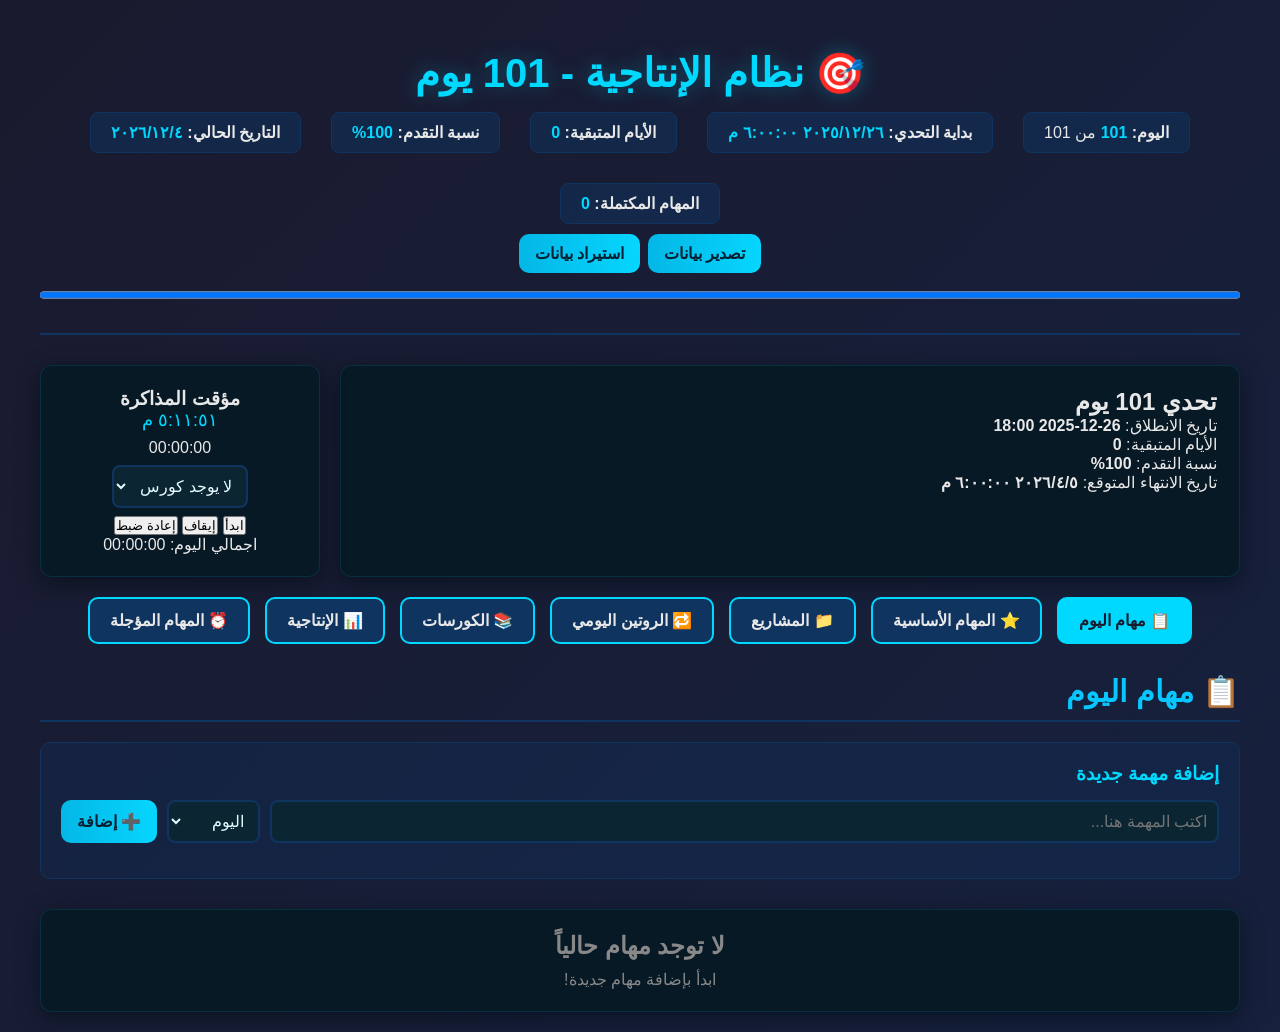
<file: main.html>
<!DOCTYPE html>
<html lang="ar" dir="rtl">
<head>
    <meta charset="UTF-8">
    <meta name="viewport" content="width=device-width, initial-scale=1.0">
    <title>نظام الإنتاجية - 101 يوم</title>
    <link rel="stylesheet" href="main.css">
    <!-- Temporary inline overrides to force visual update (priority over external CSS) -->
    <style>
        /* larger, darker boxes and stronger padding to ensure visible change */
        .meta-box, .challenge-box, .timer-box, .task-item, .stat-card, .completed-task-item, .empty-state {
            background: #081926 !important;
            border: 1px solid rgba(0,200,255,0.12) !important;
            padding: 22px !important;
            border-radius: 12px !important;
            box-shadow: 0 6px 22px rgba(2,12,20,0.6) !important;
        }
        .meta-box { min-height:130px !important; }
        .task-item { min-height:70px !important; gap:18px !important; }
        .section-title { font-size:1.9em !important; color:#08c6ff !important; }
        .btn, .btn-done, .btn-delete { padding:10px 16px !important; border-radius:10px !important; }
        .task-text { color:#d9f6ff !important; font-size:1.05em !important; }
        nav button { padding:12px 20px !important; border-radius:10px !important; }
        /* make inputs more visible */
        input, select { padding:10px !important; border-radius:8px !important; background:#0b2532 !important; color:#e6fbff !important; }
    </style>
</head>
<body>
    <div class="container">
        <header>
            <h1>🎯 نظام الإنتاجية - 101 يوم</h1>
            <div class="progress-info">
                <div class="progress-item"><strong>اليوم:</strong> <span id="currentDay">1</span> من 101</div>
                <div class="progress-item"><strong>بداية التحدي:</strong> <span id="startDate">26-12-2025 18:00</span></div>
                <div class="progress-item"><strong>الأيام المتبقية:</strong> <span id="daysLeft">101</span></div>
                <div class="progress-item"><strong>نسبة التقدم:</strong> <span id="progressPct">0%</span></div>
                <div class="progress-item"><strong>التاريخ الحالي:</strong> <span id="currentDate"></span></div>
                <div class="progress-item"><strong>المهام المكتملة:</strong> <span id="totalCompleted">0</span></div>
            </div>
            <div style="margin-top:10px; display:flex; gap:8px; justify-content:center;">
                <button id="exportBtn" class="btn">تصدير بيانات</button>
                <button id="importBtn" class="btn">استيراد بيانات</button>
                <input type="file" id="importFile" accept="application/json" style="display:none">
            </div>
            <div style="margin-top:12px;">
                <progress id="progressBar" value="0" max="100" style="width:100%; height:14px;"></progress>
            </div>
        </header>

        <!-- التحدي والمؤقت -->
        <section class="challenge-row">
            <div class="challenge-box">
                <h2>تحدي 101 يوم</h2>
                <div>تاريخ الانطلاق: <strong id="startDateBox">26-12-2025 18:00</strong></div>
                <div>الأيام المتبقية: <strong id="daysLeftBox">101</strong></div>
                <div>نسبة التقدم: <strong id="progressPctBox">0%</strong></div>
                <div>تاريخ الانتهاء المتوقع: <strong id="endDate">-</strong></div>
            </div>

            <div class="timer-box">
                <h3>مؤقت المذاكرة</h3>
                <div id="clock">--:--:--</div>
                <div id="timerDisplay">00:00:00</div>
                <div style="margin:8px 0;"><select id="timerCourseSelect"><option value="none">لا يوجد كورس</option></select></div>
                <div class="timer-controls">
                    <button id="startTimer">ابدأ</button>
                    <button id="stopTimer">إيقاف</button>
                    <button id="resetTimer">إعادة ضبط</button>
                </div>
                <div>اجمالي اليوم: <span id="todayTotal">00:00:00</span></div>
            </div>
        </section>

        <nav>
            <button class="active" onclick="showPage('today')">📋 مهام اليوم</button>
            <button onclick="showPage('important')">⭐ المهام الأساسية</button>
            <button onclick="showPage('projectsPage')">📁 المشاريع</button>
            <button onclick="showPage('routinePage')">🔁 الروتين اليومي</button>
            <button onclick="showPage('coursesPage')">📚 الكورسات</button>
            <button onclick="showPage('productivity')">📊 الإنتاجية</button>
            <button onclick="showPage('unfinished')">⏰ المهام المؤجلة</button>
        </nav>

        <!-- صفحة مهام اليوم -->
        <div id="today" class="page active">
            <h2 class="section-title">📋 مهام اليوم</h2>
            
            <div class="task-input-container">
                <h3 style="margin-bottom: 15px; color: #00d9ff;">إضافة مهمة جديدة</h3>
                <div class="task-input-group">
                    <input type="text" id="taskInput" placeholder="اكتب المهمة هنا...">
                    <select id="taskType">
                        <option value="today">اليوم</option>
                        <option value="important">أساسية</option>
                    </select>
                    <button class="btn" onclick="addTask()">➕ إضافة</button>
                </div>
            </div>

            <div class="tasks-list" id="todayTasksList"></div>
        </div>

        <!-- صفحة المهام الأساسية -->
        <div id="important" class="page">
            <h2 class="section-title">⭐ المهام الأساسية (101 يوم)</h2>
            <p style="margin-bottom: 20px; color: #888;">المهام التي يجب إنجازها خلال الـ 101 يوم</p>
            
            <div class="tasks-list" id="importantTasksList"></div>
        </div>

        <!-- صفحة الإنتاجية -->
        <div id="productivity" class="page">
            <h2 class="section-title">📊 سجل الإنتاجية</h2>
            
            <div class="productivity-stats">
                <div class="stat-card">
                    <h3>🎯 اليوم</h3>
                    <div class="stat-number" id="todayCount">0</div>
                    <p>مهمة مكتملة</p>
                </div>
                <div class="stat-card">
                    <h3>📅 هذا الأسبوع</h3>
                    <div class="stat-number" id="weekCount">0</div>
                    <p>مهمة مكتملة</p>
                </div>
                <div class="stat-card">
                    <h3>📆 هذا الشهر</h3>
                    <div class="stat-number" id="monthCount">0</div>
                    <p>مهمة مكتملة</p>
                </div>
            </div>

            <div class="completed-tasks" id="completedTasksList"></div>
        </div>

        <!-- صفحة المهام المؤجلة -->
        <div id="unfinished" class="page">
            <h2 class="section-title">⏰ المهام المؤجلة</h2>
            <p style="margin-bottom: 20px; color: #888;">المهام التي لم تكتمل من الأيام السابقة</p>
            
            <div class="tasks-list" id="unfinishedTasksList"></div>
        </div>

        <!-- صفحة المشاريع -->
        <div id="projectsPage" class="page">
            <h2 class="section-title">📁 المشاريع</h2>
            <form id="projectFormPage">
                <input id="projNamePage" placeholder="عنوان المشروع" required>
                <input id="projDescPage" placeholder="وصف اختياري">
                <button type="submit" class="btn">أضف مشروع</button>
            </form>
            <div id="projectListPage"></div>
        </div>

        <!-- صفحة الروتين -->
        <div id="routinePage" class="page">
            <h2 class="section-title">🔁 الروتين اليومي</h2>
            <form id="routineFormPage">
                <input id="routineTitlePage" placeholder="عنوان الروتين" required>
                <input id="routineDescPage" placeholder="وصف اختياري">
                <button type="submit" class="btn">أضف عنصر روتين</button>
            </form>
            <div id="routineListPage"></div>
        </div>

        <!-- صفحة الكورسات -->
        <div id="coursesPage" class="page">
            <h2 class="section-title">📚 الكورسات</h2>
            <form id="courseFormPage">
                <input id="courseNamePage" placeholder="اسم الكورس" required>
                <input id="courseDescPage" placeholder="وصف">
                <input id="courseStartPage" type="date" required>
                <input id="courseEndPage" type="date" required>
                <button type="submit" class="btn">أضف كورس</button>
            </form>
            <div id="courseListPage"></div>
        </div>
    </div>

    <script src="main.js"></script>
</body>
</html>
</file>
<file: NOTNGHAION/css/styel.css>
*{
    padding: 0;
    margin: 0;
    box-sizing: border-box;
    -webkit-touch-callout: none;
    -webkit-user-select: none;
    user-select: none;
 
}

/* Performance Optimization */
html {
  scroll-behavior: smooth;
  -webkit-font-smoothing: antialiased;
  -moz-osx-font-smoothing: grayscale;
}
 body{
  margin: 0;
  padding: 0;
  scroll-behavior: smooth;
overflow-x: hidden;
-webkit-text-size-adjust: 100%;


 }
 html {
  scroll-behavior: smooth;
}

 .container{
max-width: 100%;
width: 100%;
margin: 0 auto;
background: #d0ceeb;
background: radial-gradient(circle, rgba(208, 206, 235, 1) 27%, rgba(217, 240, 255, 1) 97%, rgba(137, 150, 150, 1) 100%, rgba(68, 0, 135, 1) 100%);
overflow-x: hidden;
 }
 
 .header {
  /* التعديل المهم */
  width: 100vw;
  min-height: 100vh;
  height: 90vh;
z-index:1;
  padding: 0 40px;
  color: #fff;
  overflow: hidden;
  display: flex;
  align-items: center;
  justify-content: center;

  background:
    radial-gradient(circle at left, #f5b400 0%, #c99a00 30%, #0b0b1f 50%, #000 100%);
}

.header-one {
  position: absolute;
  top: -20%;
  right: -13%;
  width: 130%;
  height: 180%;
  border-left: 3px solid rgba(255, 255, 255, 0.6);
  border-radius:80%;
  box-shadow: 0 0 10px 0 white;
  max-width: 1200px;
    z-index: 2;

}
 .header{
  flex-direction: column;
 }
.logo{
  display: flex;
  align-items: center;
  justify-content: center

}
 .header p{
   font-size: 30px;
    max-width: 800px;
    text-align: center;
   font-family: 'Source Sans Pro', sans-serif;
   color: rgba(240, 248, 255, 0.726);
 }
.logo img {
  width: 450px;
  margin-left: 90px;

}
 
 .navbar{
  position: absolute;
  top: 20px;
  left: 20px;
  padding: 10px;
 }
 .menu-btn{
  padding: 10px 15px;
  border-radius: 20px;
  font-size: 15px;
 }
 .menu{
  list-style: none;
  opacity: 0;
   list-style: none;
  margin-top: 10px;
  background: black;
  border-radius: 15px;
  overflow: hidden;
  transition: 0.7s;

 }
 .menu li a{
  display: block;
  color: #fff;
  text-decoration: none;
  padding: 20px 30px;
  transition: 0.3s;
 }
 .menu li a:hover{
  background-color: #fff;
  color: #000;
  border-radius: 30px;
  transition: 0.4s;
 }
 .menu li a.active {
  background-color: #f5b400;
  color: #000;
  border-radius: 30px;
 }
 .menu.active{
  opacity: 1;
  min-height: 200px;
  padding: 20px ;
 }
  
 .button{
  display: flex;
  justify-content: center;
  margin-top: 70px;
 }
 .button button{
  border-radius: 25px;
  background: #f5c21b;
  padding: 20px;
  font-size: 20px;
  box-shadow: 0 0 20px 0;
  transition: 0.4s;
  font-weight: 600;
  font-family: 'Lucida Sans', 'Lucida Sans Regular', 'Lucida Grande', 'Lucida Sans Unicode', Geneva, Verdana, sans-serif;
  cursor: pointer;
  border: none;
  outline: none;
 }
 .button button:hover{
  background-color: #0b0b1f;
  color: #fff;
  transform: translateY(-3px);
  box-shadow: 0 10px 30px rgba(0, 0, 0, 0.3);
 }

.learn_unvirsty{
  background-color: #e9e9e9d2;
  border-radius: 40px;
  margin: 150px auto 0;
  padding: 60px 40px;
  text-align: center;
  box-shadow: 0 0 20px 0;
  transition: 0.4s;
}
.learn_unvirsty:hover{
  background-color: #c99a00;
}
.container-o{
  display: flex;
  flex-direction: column;
  max-width: 1000px;
  gap: 30px;
}
.learing{
  display: flex;
  justify-content: center;
}
.learing .learn_unvirsty .container-o h1{
font-size: 50px;
}
.learn_unvirsty .container-o h2{
font-size: 40px;

}
.learn_unvirsty .container-o p{
font-size: 20px;
font-weight: 900;
}

.Certified{
  display: flex;
  justify-content: center;
align-items:center ;
margin-top: 100px;
align-items: center;

}
.orouba:hover{
transform: translateY(-12px);
  box-shadow: 0 15px 30px rgba(0, 0, 0, 0.2);
  background: #f5b400;
}
 .university_go{
display: flex;
gap: 30px;
 }
 .orouba{
    transition: 0.3s ease;
display: flex;
justify-content: space-between;
align-items: center;
flex-direction: column;
flex-wrap: wrap;
  background-color: #e9e9e9d2;
  padding: 80px;
max-width: 1000px;
  text-align: center;
  border-radius: 30px;
  gap: 30px;
  cursor: pointer;

 }
 .orouba.active {
  background-color: #f5b400;
  box-shadow: 0 15px 30px rgba(0, 0, 0, 0.3);
  transform: translateY(-10px);
 }
 .orouba h2{
  text-align: center;
font-size: 39px;
 }
.orouba p{
  font-size: 25px;
  font-weight: 800;

}
.orouba span{
  color:#9b7716 ;
}
 .orouba .btn{
  background-color:#9b781680;
  padding: 20px;
  border-radius: 20px;
  font-size: 18px;
  font-weight: 900;
  list-style: none;
  text-decoration: none;
color: #000000;
 }
  .orouba .btn:hover{
   background-color: #ffc527; 
   transition: 0.3s;
  }
  
   .courses:hover{
  box-shadow: 0 15px 30px rgba(255, 196, 1, 0.7);
  transform: translateY(-30px); /* يتحرك لفوق */
}

.courses.active {
  background: linear-gradient(180deg, #f5b400, #c99a00) !important;
  color: #000 !important;
  transform: scale(1.05) !important;
  box-shadow: 0 20px 40px rgba(245, 180, 0, 0.4) !important;
}

.courses.active h1 {
  color: #000;
}

.courses.active p {
  color: #000;
}

.courses.active ul {
  color: #000;
}
 .courses_container{
  display: flex;
  gap: 50px;
  margin-top: 200px;
 }
 .courses{
    transition: all 0.3s ease; /* مهم للانتقالات */
  cursor: pointer; /* يظهر علامة اليد */
  color: #fff;
  padding: 25px 20px;
  border-radius: 30px;
  justify-content: space-between;
  display: flex;
  flex-direction: column;
  gap: 50px;
  list-style: none;
  text-decoration: none;
  background: linear-gradient(180deg, #3b314a, #2a2238);
 }
 .courses:hover{
  box-shadow: 0 0 30px 0 rgb(255, 196, 1);
 }
 .courses li{
  list-style: none;
 }
 .courses h1{
  color: #f5b400;
  font-size: 30px;
  font-weight:  800;


 }
  .courses .icon{
    font-size: 70px;
  }
  .courses p {
  line-height:1.9;
  font-weight: 500;
  font-size: 20px;
  color: rgba(255, 255, 255, 0.767);

  }
.courses ul {
  gap: 30px;
  display: flex;
  flex-direction: column;
  font-size: 18px;
  color: #f5bd24;
  font-weight: bold;
}
.header_cours{
  display: flex;
  justify-content: center;
  flex-direction: column;
  align-items: center;
  gap: 20px;
  margin-top: 50px;
  color: #b89010;

}
 .header_cours p{
  font-size: 30px;
  font-weight:  bold;
}
.header_cours h1{
  font-size: 45px;
  color: black;
  padding: 20px;
  box-shadow: 0 0 30px black;
  background-color: #9b7716;
  border-radius: 30px;
  transition: 0.5s;
  font-weight: 700;
}
.header_cours h1:hover{
  background-color: #f5b400;
}
.testimonials {
  background: linear-gradient(180deg, #9b9baf, #fefdff);
  padding: 70px 20px;
  text-align: center;
  color: #000000;
}

.testimonials h2 {
  color: #ffcc00;
  font-size: 32px;
  margin-bottom: 10px;
}

.subtitle {
  color: #000000;
  margin-bottom: 45px;
  font-size: 15px;
}

.cards {
  display: grid;
  grid-template-columns: repeat(auto-fit, minmax(260px, 1fr));
  gap: 22px;
  max-width: 1200px;
  margin: auto;
}

.card {
  background: rgba(0, 0, 0, 0.06);
  padding: 28px;
  border-radius: 20px;
  transition: 0.3s ease;
}

.card:hover {
  transform: translateY(-10px);
  background: rgba(255, 217, 2, 0.1);
}

.card p {
  font-size: 20px;
  line-height: 1.7;
  margin-bottom: 18px;
}

.card span {
  color: #000000;
  font-weight: bold;
  font-size: 18px;
}
.gaya{
  display: flex;
  justify-content: center;
  align-items: center;
  background-color: #493D42;
  border-radius: 70px;
  padding: 30px;
  margin: 20px;
}
.gaya_acadmey{
  line-height: 3.4;
  text-align: center;

}
.gaya_acadmey h1 {
  color: #f3c736;
  font-size: 35px;
}
.gaya_acadmey p{
  color:#ffffff ;
  font-size: 20px;
  letter-spacing: 1px;
}
.gaya_acadmey a{
color: rgb(0, 0, 0);
background-color: #ffc548;
padding: 20px;
border-radius: 20px;
font-size: 20px;
text-decoration: none;
font-weight: bold;
transition: 0.4s;
}
.gaya_acadmey a:hover{
  background-color: #fbff00;
  box-shadow: 0 0 20px 0 rgb(255, 178, 34);
}
.end{
  display: flex;
  justify-content: center;
  align-items: center;
  background-color: #ffffff;
  padding: 50px;
  text-decoration: none;
  list-style: none;
}
.end ul {
  display: flex;
gap: 30px;


}
.end ul li:hover{
   background-color: #fbff00;
  box-shadow: 0 0 20px 0 rgb(255, 178, 34);
}

.end ul li{
background-color: #9b9baf;
transition: 0.4s;

border-radius: 30px;
padding: 20px;
   text-decoration: none;
  list-style: none;

}
.end ul li a{
   text-decoration: none;
  color: #000000;
  font-size: 20px;
  transition: 0.3s;

}

/* ===== MOBILE & TABLET RESPONSIVE DESIGN ===== */

/* RIPPLE EFFECT */
.ripple {
  position: absolute;
  border-radius: 50%;
  background: rgba(255, 255, 255, 0.6);
  transform: scale(0);
  animation: ripple-animation 0.6s ease-out;
  pointer-events: none;
}

@keyframes ripple-animation {
  to {
    transform: scale(4);
    opacity: 0;
  }
}

/* SMOOTH TRANSITIONS */
button, .btn, a {
  position: relative;
  overflow: hidden;
}

/* TABLET (768px - 1024px) */
@media (max-width: 1024px) {
  .header {
    padding: 0 20px;
    min-height: 70vh;
    height: auto;
  }
  
  .logo img {
    width: 300px;
    margin-left: 0;
  }
  
  .header p {
    font-size: 20px;
  }
  
  .courses_container {
    gap: 20px;
    margin-top: 100px;
  }
  
  .courses {
    flex: 1 1 calc(50% - 10px) !important;
    min-width: 280px !important;
    max-width: none !important;
    gap: 20px;
    padding: 20px;
  }
  
  .university_go {
    flex-wrap: wrap;
    gap: 20px;
  }
  
  .orouba {
    flex: 1 1 calc(50% - 15px);
    min-width: 250px;
    padding: 40px 20px;
  }
  
  .end ul {
    flex-wrap: wrap;
  }
}

/* MOBILE (480px - 768px) */
@media (max-width: 768px) {
  html {
    font-size: 14px;
  }
  
  .container {
    background: #d0ceeb;
  }
  
  .header {
    width: 100%;
    min-height: 60vh;
    padding: 20px 15px;
    margin-top: 60px;
  }
  
  .logo img {
    width: 160px;
    margin-left: 0;
  }
  
  .header p {
    font-size: 14px;
    padding: 0 10px;
    max-width: 100%;
  }
  
  .button button {
    padding: 12px 20px;
    font-size: 14px;
  }
  
  .learn_unvirsty {
    margin: 60px auto 0;
    padding: 30px 20px;
    border-radius: 20px;
  }
  
  .learn_unvirsty .container-o h1 {
    font-size: 24px;
  }
  
  .learn_unvirsty .container-o h2 {
    font-size: 18px;
  }
  
  .learn_unvirsty .container-o p {
    font-size: 13px;
    font-weight: 700;
  }
  
  .button {
    margin-top: 30px;
  }
  
  .button button {
    font-size: 16px;
  }
  
  .header_cours {
    margin-top: 25px;
  }
  
  .header_cours h1 {
    font-size: 24px;
    padding: 12px;
    box-shadow: 0 0 20px black;
  }
  
  .header_cours p {
    font-size: 14px;
    padding: 0 10px;
  }
  
  .courses_container {
    flex-direction: column;
    gap: 15px;
    margin-top: 40px;
    padding: 0 10px;
  }
  
  .courses {
    flex: 1 1 100% !important;
    max-width: 100% !important;
    gap: 12px;
    padding: 15px 12px;
  }
  
  .courses h1 {
    font-size: 18px;
  }
  
  .courses p {
    font-size: 13px;
    line-height: 1.6;
  }
  
  .courses .icon {
    font-size: 45px;
  }
  
  .courses ul {
    font-size: 12px;
    gap: 8px;
  }
  
  .testimonials {
    padding: 40px 15px;
  }
  
  .testimonials h2 {
    font-size: 22px;
  }
  
  .subtitle {
    font-size: 12px;
    margin-bottom: 20px;
  }
  
  .cards {
    grid-template-columns: 1fr;
    gap: 12px;
    padding: 0 10px;
  }
  
  .card {
    padding: 16px;
    border-radius: 15px;
  }
  
  .card p {
    font-size: 13px;
    margin-bottom: 10px;
  }
  
  .card span {
    font-size: 13px;
  }
  
  .university_go {
    flex-direction: column;
    gap: 12px;
    padding: 0 10px;
  }
  
  .orouba {
    padding: 25px 15px;
    max-width: 100%;
    border-radius: 20px;
  }
  
  .orouba h1 {
    font-size: 18px;
  }
  
  .orouba h2 {
    font-size: 18px;
  }
  
  .orouba p {
    font-size: 13px;
  }
  
  .orouba .btn {
    padding: 10px 15px;
    font-size: 12px;
  }
  
  .gaya {
    border-radius: 25px;
    padding: 20px;
    margin: 15px 10px;
  }
  
  .gaya_acadmey {
    line-height: 2;
  }
  
  .gaya_acadmey h1 {
    font-size: 20px;
    color: #f3c736;
  }
  
  .gaya_acadmey p {
    font-size: 13px;
    letter-spacing: 0.3px;
  }
  
  .gaya_acadmey a {
    padding: 10px 12px;
    font-size: 12px;
    display: inline-block;
  }
  
  .end {
    padding: 25px 10px;
    flex-wrap: wrap;
  }
  
  .end ul {
    flex-wrap: wrap;
    gap: 8px;
    justify-content: center;
  }
  
  .end ul li {
    padding: 10px 12px;
    font-size: 13px;
    border-radius: 15px;
  }
  
  .end ul li a {
    font-size: 12px;
  }
  
  .menu-btn {
    padding: 8px 10px;
    font-size: 13px;
  }
  
  .menu {
    min-height: 180px;
  }
  
  .menu li a {
    padding: 15px 20px;
    font-size: 13px;
  }
}

/* SMALL MOBILE (320px - 480px) */
@media (max-width: 480px) {
  html {
    font-size: 13px;
  }
  
  .container {
    width: 100%;
    margin: 0;
  }
  
  .header {
    width: 100%;
    min-height: 45vh;
    padding: 15px 10px;
    margin-top: 70px;
    overflow-x: hidden;
  }
  
  .header-one {
    display: none;
  }
  
  .logo img {
    width: 110px;
    margin: 0;
  }
  
  .header p {
    font-size: 12px;
    max-width: 100%;
    padding: 0 5px;
  }
  
  .navbar {
    top: 5px;
    left: 5px;
    padding: 5px;
  }
  
  .menu-btn {
    padding: 6px 8px;
    font-size: 12px;
    border-radius: 15px;
  }
  
  .menu {
    min-height: 150px;
    margin-top: 5px;
    border-radius: 10px;
  }
  
  .menu li a {
    padding: 10px 12px;
    font-size: 11px;
  }
  
  .menu li a:hover {
    border-radius: 20px;
  }
  
  .button button {
    padding: 10px 15px;
    font-size: 12px;
  }
  
  .learn_unvirsty {
    margin: 40px auto 0;
    padding: 20px 12px;
    border-radius: 15px;
  }
  
  .learn_unvirsty .container-o {
    gap: 15px;
  }
  
  .learn_unvirsty .container-o h1 {
    font-size: 18px;
  }
  
  .learn_unvirsty .container-o h2 {
    font-size: 15px;
  }
  
  .learn_unvirsty .container-o p {
    font-size: 11px;
    font-weight: 700;
  }
  
  .header_cours {
    margin-top: 20px;
    gap: 10px;
  }
  
  .header_cours h1 {
    font-size: 18px;
    padding: 8px;
    box-shadow: 0 0 15px black;
    border-radius: 20px;
  }
  
  .header_cours p {
    font-size: 12px;
    padding: 0 8px;
  }
  
  .courses_container {
    flex-direction: column;
    margin-top: 25px;
    padding: 0 5px;
    gap: 12px;
  }
  
  .courses {
    flex: 1 1 100% !important;
    max-width: 100% !important;
    padding: 12px 10px;
    gap: 10px;
    border-radius: 20px;
  }
  
  .courses h1 {
    font-size: 15px;
    color: #f5b400;
  }
  
  .courses p {
    font-size: 11px;
    line-height: 1.5;
  }
  
  .courses .icon {
    font-size: 35px;
  }
  
  .courses ul {
    font-size: 10px;
    gap: 6px;
  }
  
  .courses li {
    text-align: left;
  }
  
  .testimonials {
    padding: 25px 10px;
  }
  
  .testimonials h2 {
    font-size: 18px;
    margin-bottom: 8px;
  }
  
  .subtitle {
    font-size: 10px;
    margin-bottom: 12px;
  }
  
  .cards {
    grid-template-columns: 1fr;
    gap: 10px;
    padding: 0 5px;
  }
  
  .card {
    padding: 12px;
    border-radius: 12px;
  }
  
  .card p {
    font-size: 11px;
    margin-bottom: 8px;
    line-height: 1.5;
  }
  
  .card span {
    font-size: 11px;
  }
  
  .university_go {
    flex-direction: column;
    gap: 10px;
    padding: 0 5px;
  }
  
  .orouba {
    padding: 18px 10px;
    max-width: 100%;
    border-radius: 15px;
    gap: 12px;
  }
  
  .orouba h1 {
    font-size: 15px;
  }
  
  .orouba h2 {
    font-size: 15px;
  }
  
  .orouba p {
    font-size: 11px;
    font-weight: 700;
  }
  
  .orouba .btn {
    padding: 8px 12px;
    font-size: 11px;
    border-radius: 15px;
  }
  
  .gaya {
    border-radius: 15px;
    padding: 15px;
    margin: 10px 5px;
  }
  
  .gaya_acadmey {
    line-height: 1.6;
  }
  
  .gaya_acadmey h1 {
    font-size: 16px;
    color: #f3c736;
  }
  
  .gaya_acadmey p {
    font-size: 11px;
    letter-spacing: 0px;
  }
  
  .gaya_acadmey a {
    padding: 8px 10px;
    font-size: 11px;
    display: inline-block;
    border-radius: 12px;
  }
  
  .end {
    padding: 15px 8px;
  }
  
  .end ul {
    flex-direction: column;
    gap: 6px;
  }
  
  .end ul li {
    width: 100%;
    padding: 8px 10px;
    border-radius: 12px;
    text-align: center;
  }
  
  .end ul li a {
    font-size: 11px;
  }
  
  .end ul li:hover {
    transform: scale(1.02);
  }
}
</file>
<file: main.css>
* {
    margin: 0;
    padding: 0;
    box-sizing: border-box;
}

body {
    font-family: 'Segoe UI', Tahoma, Geneva, Verdana, sans-serif;
    background: linear-gradient(135deg, #1a1a2e 0%, #16213e 100%);
    color: #e8e8e8;
    min-height: 100vh;
    padding: 20px;
}

.container {
    max-width: 1200px;
    margin: 0 auto;
}

header {
    text-align: center;
    padding: 30px 0;
    border-bottom: 2px solid #0f3460;
    margin-bottom: 30px;
}

header h1 {
    font-size: 2.5em;
    color: #00d9ff;
    margin-bottom: 10px;
    text-shadow: 0 0 20px rgba(0, 217, 255, 0.3);
}

.progress-info {
    display: flex;
    justify-content: center;
    gap: 30px;
    flex-wrap: wrap;
    margin-top: 15px;
}

.progress-item {
    background: rgba(15, 52, 96, 0.5);
    padding: 10px 20px;
    border-radius: 8px;
    border: 1px solid #0f3460;
}

.progress-item span {
    color: #00d9ff;
    font-weight: bold;
}

nav {
    display: flex;
    justify-content: center;
    gap: 15px;
    margin-bottom: 30px;
    flex-wrap: wrap;
}

nav button {
    background: #0f3460;
    color: #e8e8e8;
    border: 2px solid #00d9ff;
    padding: 12px 30px;
    border-radius: 8px;
    cursor: pointer;
    font-size: 1em;
    transition: all 0.3s ease;
    font-weight: bold;
}

nav button:hover {
    background: #00d9ff;
    color: #1a1a2e;
    transform: translateY(-2px);
    box-shadow: 0 5px 15px rgba(0, 217, 255, 0.4);
}

nav button.active {
    background: #00d9ff;
    color: #1a1a2e;
}

.page {
    display: none;
}

.page.active {
    display: block;
    animation: fadeIn 0.4s ease;
}

@keyframes fadeIn {
    from { opacity: 0; transform: translateY(10px); }
    to { opacity: 1; transform: translateY(0); }
}

.section-title {
    font-size: 1.8em;
    color: #00d9ff;
    margin-bottom: 20px;
    padding-bottom: 10px;
    border-bottom: 2px solid #0f3460;
}

.task-input-container {
    background: rgba(15, 52, 96, 0.3);
    padding: 20px;
    border-radius: 10px;
    margin-bottom: 30px;
    border: 1px solid #0f3460;
}

.task-input-group {
    display: flex;
    gap: 10px;
    margin-bottom: 15px;
}

input[type="text"] {
    flex: 1;
    padding: 12px;
    background: #16213e;
    border: 2px solid #0f3460;
    border-radius: 8px;
    color: #e8e8e8;
    font-size: 1em;
}

input[type="text"]:focus {
    outline: none;
    border-color: #00d9ff;
    box-shadow: 0 0 10px rgba(0, 217, 255, 0.3);
}

select {
    padding: 12px;
    background: #16213e;
    border: 2px solid #0f3460;
    border-radius: 8px;
    color: #e8e8e8;
    font-size: 1em;
    cursor: pointer;
}

.btn {
    padding: 12px 25px;
    background: #00d9ff;
    color: #1a1a2e;
    border: none;
    border-radius: 8px;
    cursor: pointer;
    font-weight: bold;
    font-size: 1em;
    transition: all 0.3s ease;
}

.btn:hover {
    background: #00b8d4;
    transform: scale(1.05);
    box-shadow: 0 5px 15px rgba(0, 217, 255, 0.4);
}

.tasks-list {
    display: grid;
    gap: 15px;
}

.task-item {
    background: rgba(15, 52, 96, 0.5);
    padding: 15px 20px;
    border-radius: 10px;
    border: 1px solid #0f3460;
    display: flex;
    align-items: center;
    gap: 15px;
    transition: all 0.3s ease;
}

.task-item:hover {
    background: rgba(15, 52, 96, 0.7);
    border-color: #00d9ff;
    transform: translateX(-5px);
}

.task-item.completed {
    opacity: 0.7;
    text-decoration: line-through;
}

/* تنسيق خاص للمهام الأساسية المكتملة - تبقى مرئية وثابتة */
.task-item.completed-important {
    background: rgba(0, 200, 150, 0.15);
    border: 1px solid rgba(0, 200, 150, 0.4);
    opacity: 1;
}

.task-item.completed-important .task-text {
    text-decoration: line-through;
    color: #00c896;
}

.checkbox {
    width: 24px;
    height: 24px;
    cursor: pointer;
    accent-color: #00d9ff;
}

.task-text {
    flex: 1;
    font-size: 1.1em;
}

.task-type {
    background: #00d9ff;
    color: #1a1a2e;
    padding: 5px 12px;
    border-radius: 15px;
    font-size: 0.85em;
    font-weight: bold;
}

.task-actions {
    display: flex;
    gap: 10px;
}

.btn-done {
    background: #00ff88;
    color: #1a1a2e;
    padding: 8px 20px;
    border: none;
    border-radius: 6px;
    cursor: pointer;
    font-weight: bold;
    transition: all 0.3s ease;
}

.btn-done:hover {
    background: #00dd77;
    transform: scale(1.1);
}

.btn-delete {
    background: #ff4757;
    color: white;
    padding: 8px 15px;
    border: none;
    border-radius: 6px;
    cursor: pointer;
    transition: all 0.3s ease;
}

.btn-delete:hover {
    background: #ee5a6f;
    transform: scale(1.1);
}

.productivity-stats {
    display: grid;
    grid-template-columns: repeat(auto-fit, minmax(250px, 1fr));
    gap: 20px;
    margin-bottom: 30px;
}

.stat-card {
    background: rgba(15, 52, 96, 0.5);
    padding: 20px;
    border-radius: 10px;
    border: 2px solid #0f3460;
    text-align: center;
}

.stat-card h3 {
    color: #00d9ff;
    margin-bottom: 10px;
}

.stat-number {
    font-size: 2.5em;
    color: #00ff88;
    font-weight: bold;
}

.completed-tasks {
    background: rgba(15, 52, 96, 0.3);
    padding: 20px;
    border-radius: 10px;
    border: 1px solid #0f3460;
}

.completed-task-item {
    background: rgba(0, 255, 136, 0.1);
    padding: 15px;
    margin-bottom: 10px;
    border-radius: 8px;
    border-right: 4px solid #00ff88;
}

.task-date {
    color: #00d9ff;
    font-size: 0.9em;
    margin-top: 5px;
}

.empty-state {
    text-align: center;
    padding: 60px 20px;
    color: #888;
}

.empty-state h3 {
    font-size: 1.5em;
    margin-bottom: 10px;
}

@media (max-width: 768px) {
    header h1 {
        font-size: 1.8em;
    }

    .task-input-group {
        flex-direction: column;
    }

    .task-item {
        flex-direction: column;
        align-items: flex-start;
    }

    .task-actions {
        width: 100%;
        justify-content: flex-end;
    }
}

/* إضافات لتصميم التحدي والروتين والكورسات */
.challenge-row { display:flex; gap:20px; margin:20px 0; flex-wrap:wrap; }
.challenge-box { flex:1; background: rgba(0,0,0,0.3); padding:18px; border-radius:10px; border:1px solid #0f3460; }
.timer-box { width:260px; background: rgba(0,0,0,0.3); padding:12px; border-radius:10px; border:1px solid #0f3460; text-align:center; }
.timer-box #clock { font-size:1.1em; margin-bottom:8px; color:#00d9ff; }
.meta-row { display:flex; gap:20px; margin-bottom:20px; flex-wrap:wrap; }
.meta-box { flex:1; min-width:260px; background: rgba(15,52,96,0.4); padding:14px; border-radius:10px; border:1px solid #0f3460; }
.meta-box form { display:flex; gap:8px; flex-wrap:wrap; margin-bottom:12px; }
.meta-box input[type="text"], .meta-box input[type="date"], .meta-box select { padding:8px; border-radius:6px; border:1px solid #0f3460; background:#16213e; color:#e8e8e8; }
.meta-box button { padding:8px 12px; }

@media (max-width:900px){ .challenge-row{flex-direction:column;} .meta-row{flex-direction:column;} }

/* تعديل أحجام و ألوان المربعات لتكون أكبر وأغمق */
.task-item,
.meta-box,
.challenge-box,
.timer-box,
.stat-card,
.completed-task-item,
.empty-state {
    background: linear-gradient(180deg, rgba(4,18,30,0.95), rgba(8,28,44,0.95));
    border: 1px solid rgba(0,140,200,0.12);
    padding: 20px 22px;
    border-radius: 12px;
    box-shadow: 0 6px 18px rgba(2,12,20,0.45);
}

.task-item { padding: 22px; gap: 18px; min-height: 64px; }
.meta-box { padding: 18px 20px; min-height: 120px; }
.challenge-box { padding: 22px; min-width: 320px; }
.timer-box { padding: 16px 18px; min-width: 280px; }
.stat-card { padding: 24px; min-height: 120px; }
.completed-task-item { padding: 18px; border-left: 4px solid rgba(0,200,160,0.12); }

.task-text { color: #dbeffc; font-size: 1.05em; }
.task-type { background: rgba(0,150,200,0.12); color: #aee9ff; }

/* ألوان أزرار خافتة متناسقة مع الخلفية */
.btn { background: linear-gradient(90deg,#04b7e6,#06d6ff); color:#042032; }
.btn-done { background: linear-gradient(90deg,#0fd090,#35e39d); color:#042032; }
.btn-delete { background: linear-gradient(90deg,#ff6b6b,#ff4d6d); }

@media (max-width:768px) {
    .task-item { min-height: auto; padding: 16px; }
    .meta-box, .challenge-box, .timer-box { min-width: auto; }
}
</file>
